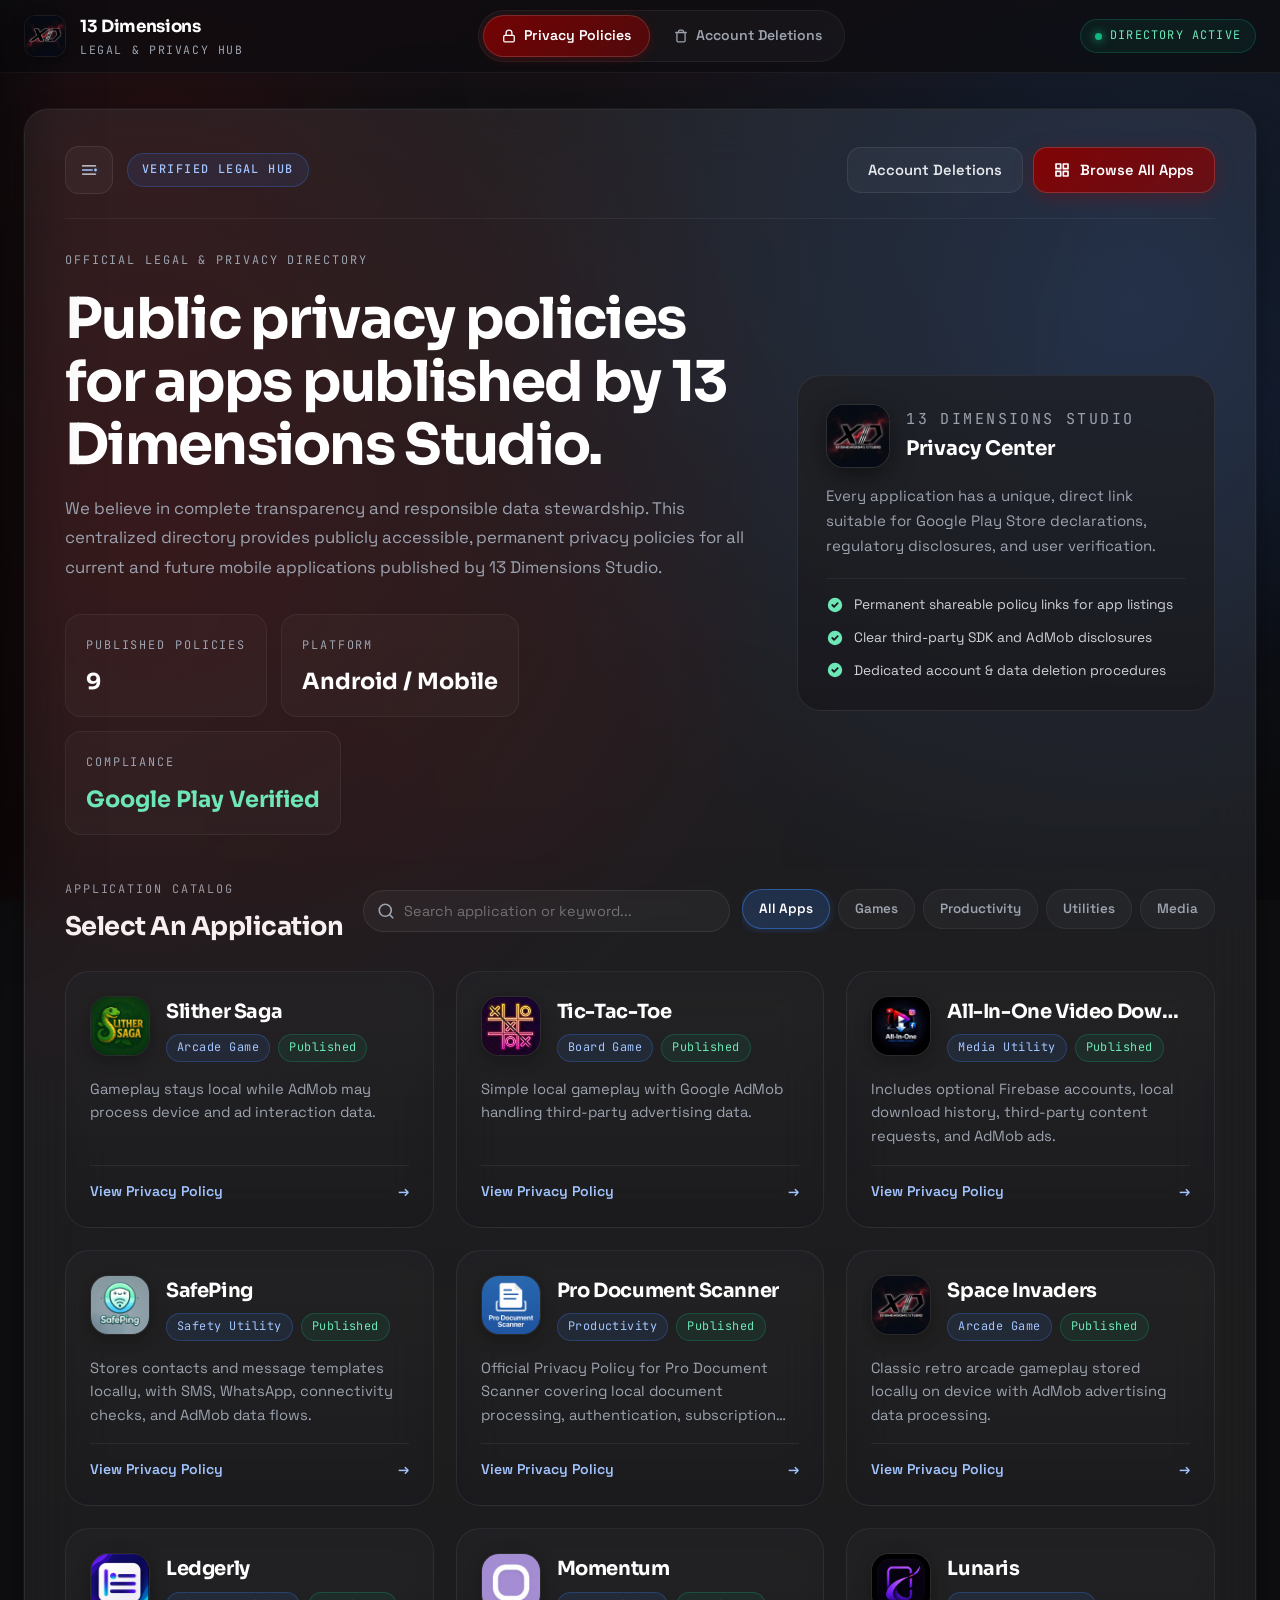
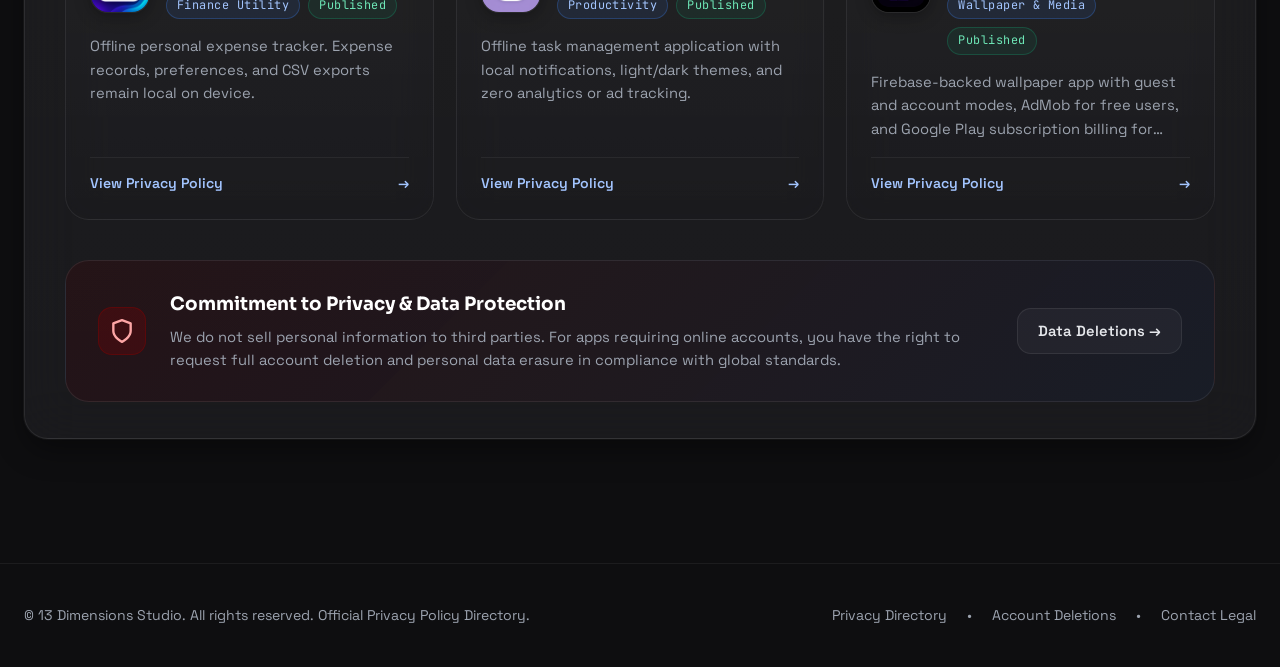
<file: index.html>
<!DOCTYPE html>
<html lang="en">
<head>
    <meta charset="UTF-8">
    <meta name="viewport" content="width=device-width, initial-scale=1.0">
    <meta name="theme-color" content="#0E0E10">
    <title>13 Dimensions Studio Privacy Policies</title>
    <meta
        name="description"
        content="Official privacy policy directory for applications published by 13 Dimensions Studio. Verified legal disclosures and data handling policies."
    >
    <link rel="icon" type="image/jpeg" href="assets/images/logo_header.jpg">
    <link rel="preconnect" href="https://fonts.googleapis.com">
    <link rel="preconnect" href="https://fonts.gstatic.com" crossorigin>
    <link
        href="https://fonts.googleapis.com/css2?family=JetBrains+Mono:wght@400;500;600;700&family=Sora:wght@400;500;600;700;800&family=Space+Grotesk:wght@400;500;600;700&display=swap"
        rel="stylesheet"
    >
    <link rel="stylesheet" href="assets/css/styles.css">
</head>
<body>
    <!-- Atmospheric Background Animation -->
    <div class="page-background" aria-hidden="true">
        <div class="grid-wash"></div>
        <div class="orb orb-one" data-parallax-layer="0.22"></div>
        <div class="orb orb-two" data-parallax-layer="0.12"></div>
        <div class="orb orb-three" data-parallax-layer="0.08"></div>
    </div>

    <!-- Global Sticky Top Navigation -->
    <header class="site-header">
        <div class="site-header-inner">
            <a href="index.html" class="brand-link" aria-label="13 Dimensions Studio Home">
                <div class="brand-avatar">
                    <img src="assets/images/logo_header.jpg" alt="13 Dimensions Studio Logo">
                </div>
                <div class="brand-text">
                    <span class="brand-title">13 Dimensions</span>
                    <span class="brand-subtitle">Legal & Privacy Hub</span>
                </div>
            </a>

            <nav class="header-nav" aria-label="Primary navigation">
                <a href="index.html" class="nav-pill is-active">
                    <svg width="14" height="14" viewBox="0 0 24 24" fill="none" stroke="currentColor" stroke-width="2.2" stroke-linecap="round" stroke-linejoin="round" aria-hidden="true"><rect x="3" y="11" width="18" height="11" rx="2" ry="2"></rect><path d="M7 11V7a5 5 0 0 1 10 0v4"></path></svg>
                    Privacy Policies
                </a>
                <a href="account-deletions/" class="nav-pill">
                    <svg width="14" height="14" viewBox="0 0 24 24" fill="none" stroke="currentColor" stroke-width="2.2" stroke-linecap="round" stroke-linejoin="round" aria-hidden="true"><path d="M3 6h18"></path><path d="M19 6v14c0 1-1 2-2 2H7c-1 0-2-1-2-2V6"></path><path d="M8 6V4c0-1 1-2 2-2h4c1 0 2 1 2 2v2"></path></svg>
                    Account Deletions
                </a>
            </nav>

            <div class="header-actions">
                <div class="live-badge" title="All policy endpoints live and verified">
                    <span class="pulse-dot"></span>
                    Directory Active
                </div>
            </div>
        </div>
    </header>

    <!-- Slide-out Sidebar Drawer -->
    <aside class="sidebar" id="sidebar" aria-hidden="true">
        <div class="sidebar-header">
            <span class="section-badge section-badge-accent">Official Directory</span>
            <h2>Applications</h2>
            <p>Select any application to view its official privacy policy.</p>
        </div>

        <div class="sidebar-search-box">
            <input type="search" class="search-input" id="sidebarSearchInput" placeholder="Quick find app..." aria-label="Search applications in sidebar">
        </div>

        <nav class="sidebar-nav" aria-label="Privacy policy list">
            <div class="sidebar-section-title">Published Applications</div>
            <div class="policy-list" id="policyList"></div>
        </nav>

        <div class="sidebar-footer glass-chip">
            <span class="footer-label">User Rights</span>
            <p style="margin: 6px 0 0; font-size: 0.88rem;">Need to delete app records or account data?</p>
            <p style="margin-top: 8px;">
                <a href="account-deletions/" style="font-weight: 600; display: inline-flex; align-items: center; gap: 6px;">
                    Account Deletion Portal &rarr;
                </a>
            </p>
        </div>
    </aside>

    <button class="sidebar-scrim" id="sidebarScrim" type="button" aria-label="Close sidebar"></button>

    <!-- Main Content Container -->
    <main class="page-shell">
        <!-- Dashboard Home View -->
        <section class="hero glass-panel dashboard-hero" id="dashboardHero">
            <div class="hero-topbar">
                <div class="hero-top-left">
                    <button class="menu-toggle" id="dashboardMenuToggle" type="button" aria-label="Open sidebar directory">
                        <svg class="menu-icon" viewBox="0 0 64 64" aria-hidden="true">
                            <rect class="menu-icon-frame" x="7" y="7" width="50" height="50" rx="18"></rect>
                            <path class="menu-icon-line" d="M16 22H48"></path>
                            <path class="menu-icon-line menu-icon-line-short" d="M16 32H40"></path>
                            <path class="menu-icon-line" d="M16 42H48"></path>
                            <circle class="menu-icon-dot" cx="48" cy="32" r="3.4"></circle>
                        </svg>
                    </button>
                    <span class="section-badge">Verified Legal Hub</span>
                </div>

                <div class="hero-actions">
                    <a class="ghost-button" href="account-deletions/">Account Deletions</a>
                    <button class="primary-button" id="openPoliciesButton" type="button">
                        <svg width="16" height="16" viewBox="0 0 24 24" fill="none" stroke="currentColor" stroke-width="2.5" stroke-linecap="round" stroke-linejoin="round" aria-hidden="true"><rect x="3" y="3" width="7" height="7"></rect><rect x="14" y="3" width="7" height="7"></rect><rect x="14" y="14" width="7" height="7"></rect><rect x="3" y="14" width="7" height="7"></rect></svg>
                        Browse All Apps
                    </button>
                </div>
            </div>

            <!-- Hero Two Column Presentation -->
            <div class="hero-layout">
                <div class="hero-copy">
                    <p class="section-label">Official Legal & Privacy Directory</p>
                    <h1>Public privacy policies for apps published by 13 Dimensions Studio.</h1>
                    <p class="hero-text">
                        We believe in complete transparency and responsible data stewardship. This centralized directory 
                        provides publicly accessible, permanent privacy policies for all current and future 
                        mobile applications published by 13 Dimensions Studio.
                    </p>

                    <div class="hero-metrics">
                        <div class="metric">
                            <span class="metric-label">Published Policies</span>
                            <strong id="metricTotalPolicies">9</strong>
                        </div>
                        <div class="metric">
                            <span class="metric-label">Platform</span>
                            <strong>Android / Mobile</strong>
                        </div>
                        <div class="metric">
                            <span class="metric-label">Compliance</span>
                            <strong style="color: #6EE7B7;">Google Play Verified</strong>
                        </div>
                    </div>
                </div>

                <div class="hero-brand">
                    <div class="brand-card-header">
                        <div class="logo-frame">
                            <img id="dashboardLogo" src="assets/images/logo.jpg" alt="13 Dimensions Studio logo">
                        </div>
                        <div class="brand-card-meta">
                            <p class="spotlight-label">13 Dimensions Studio</p>
                            <h3>Privacy Center</h3>
                        </div>
                    </div>
                    <p>
                        Every application has a unique, direct link suitable for Google Play Store declarations, 
                        regulatory disclosures, and user verification.
                    </p>
                    <div class="brand-trust-list">
                        <div class="trust-item">
                            <svg class="trust-icon" viewBox="0 0 20 20" fill="currentColor" aria-hidden="true"><path fill-rule="evenodd" d="M10 18a8 8 0 100-16 8 8 0 000 16zm3.707-9.293a1 1 0 00-1.414-1.414L9 10.586 7.707 9.293a1 1 0 00-1.414 1.414l2 2a1 1 0 001.414 0l4-4z" clip-rule="evenodd"/></svg>
                            <span>Permanent shareable policy links for app listings</span>
                        </div>
                        <div class="trust-item">
                            <svg class="trust-icon" viewBox="0 0 20 20" fill="currentColor" aria-hidden="true"><path fill-rule="evenodd" d="M10 18a8 8 0 100-16 8 8 0 000 16zm3.707-9.293a1 1 0 00-1.414-1.414L9 10.586 7.707 9.293a1 1 0 00-1.414 1.414l2 2a1 1 0 001.414 0l4-4z" clip-rule="evenodd"/></svg>
                            <span>Clear third-party SDK and AdMob disclosures</span>
                        </div>
                        <div class="trust-item">
                            <svg class="trust-icon" viewBox="0 0 20 20" fill="currentColor" aria-hidden="true"><path fill-rule="evenodd" d="M10 18a8 8 0 100-16 8 8 0 000 16zm3.707-9.293a1 1 0 00-1.414-1.414L9 10.586 7.707 9.293a1 1 0 00-1.414 1.414l2 2a1 1 0 001.414 0l4-4z" clip-rule="evenodd"/></svg>
                            <span>Dedicated account & data deletion procedures</span>
                        </div>
                    </div>
                </div>
            </div>

            <!-- Applications Catalog Grid Section -->
            <div class="catalog-section">
                <div class="catalog-header">
                    <div class="catalog-title-group">
                        <span class="section-label">Application Catalog</span>
                        <h2>Select An Application</h2>
                    </div>

                    <div class="catalog-controls">
                        <div class="search-box">
                            <svg class="search-icon" viewBox="0 0 24 24" fill="none" stroke="currentColor" stroke-width="2.2" stroke-linecap="round" stroke-linejoin="round" aria-hidden="true"><circle cx="11" cy="11" r="8"></circle><line x1="21" y1="21" x2="16.65" y2="16.65"></line></svg>
                            <input type="search" class="search-input" id="policySearchInput" placeholder="Search application or keyword..." aria-label="Search policies">
                        </div>

                        <div class="category-filters" id="categoryFilterContainer" role="tablist">
                            <button class="filter-tab is-active" data-category="all" type="button" role="tab">All Apps</button>
                            <button class="filter-tab" data-category="arcade" type="button" role="tab">Games</button>
                            <button class="filter-tab" data-category="productivity" type="button" role="tab">Productivity</button>
                            <button class="filter-tab" data-category="utility" type="button" role="tab">Utilities</button>
                            <button class="filter-tab" data-category="wallpaper" type="button" role="tab">Media</button>
                        </div>
                    </div>
                </div>

                <!-- The Interactive Policy Cards Grid -->
                <div class="apps-cards-grid" id="policyCardsGrid"></div>
            </div>

            <!-- Compliance Guarantee Banner -->
            <div class="compliance-banner">
                <div class="compliance-badge-icon">
                    <svg width="26" height="26" viewBox="0 0 24 24" fill="none" stroke="currentColor" stroke-width="2.2" stroke-linecap="round" stroke-linejoin="round" aria-hidden="true"><path d="M12 22s8-4 8-10V5l-8-3-8 3v7c0 6 8 10 8 10z"></path></svg>
                </div>
                <div class="compliance-content">
                    <h3>Commitment to Privacy & Data Protection</h3>
                    <p>
                        We do not sell personal information to third parties. For apps requiring online accounts, 
                        you have the right to request full account deletion and personal data erasure in compliance with global standards.
                    </p>
                </div>
                <a class="ghost-button" href="account-deletions/">Data Deletions &rarr;</a>
            </div>
        </section>

        <!-- Dedicated Application Policy View -->
        <section class="policy-view" id="policyView" hidden>
            <section class="policy-hero glass-panel">
                <!-- Breadcrumbs -->
                <div class="policy-breadcrumbs">
                    <a href="javascript:void(0)" id="backHomeBreadcrumb" onclick="document.getElementById('backHomeButton').click();">Directory</a>
                    <span class="breadcrumb-sep">/</span>
                    <span>Policies</span>
                    <span class="breadcrumb-sep">/</span>
                    <span class="breadcrumb-current" id="currentBreadcrumbName">Application</span>
                </div>

                <div class="hero-topbar">
                    <div class="hero-top-left">
                        <button class="menu-toggle" id="policyMenuToggle" type="button" aria-label="Open sidebar directory">
                            <svg class="menu-icon" viewBox="0 0 64 64" aria-hidden="true">
                                <rect class="menu-icon-frame" x="7" y="7" width="50" height="50" rx="18"></rect>
                                <path class="menu-icon-line" d="M16 22H48"></path>
                                <path class="menu-icon-line menu-icon-line-short" d="M16 32H40"></path>
                                <path class="menu-icon-line" d="M16 42H48"></path>
                                <circle class="menu-icon-dot" cx="48" cy="32" r="3.4"></circle>
                            </svg>
                        </button>
                        <span class="section-badge">Verified Policy</span>
                    </div>

                    <div class="policy-top-actions">
                        <button class="ghost-button" id="backHomeButton" type="button">
                            &larr; Back To Directory
                        </button>
                        <a class="ghost-button" href="account-deletions/">Account Deletions</a>
                        <button class="primary-button" id="copyLinkButton" type="button">
                            <svg width="15" height="15" viewBox="0 0 24 24" fill="none" stroke="currentColor" stroke-width="2.3" stroke-linecap="round" stroke-linejoin="round" aria-hidden="true"><rect x="9" y="9" width="13" height="13" rx="2" ry="2"></rect><path d="M5 15H4a2 2 0 0 1-2-2V4a2 2 0 0 1 2-2h9a2 2 0 0 1 2 2v1"></path></svg>
                            Copy Policy Link
                        </button>
                    </div>
                </div>

                <div class="hero-layout">
                    <div class="hero-copy">
                        <p class="section-label">Official Legal Document</p>
                        <h1 id="policyHeading">Select an application</h1>
                        <p class="hero-text" id="policySummary">
                            Select an application from the directory to review its privacy disclosures.
                        </p>

                        <div class="hero-metrics">
                            <div class="metric">
                                <span class="metric-label">Effective Date</span>
                                <strong id="policyDate">No date</strong>
                            </div>
                            <div class="metric">
                                <span class="metric-label">Status</span>
                                <strong id="policyStatus" style="color: #6EE7B7;">Published</strong>
                            </div>
                            <div class="metric">
                                <span class="metric-label">Platform</span>
                                <strong id="policyPlatform">Android</strong>
                            </div>
                        </div>
                    </div>

                    <div class="hero-brand">
                        <div class="brand-card-header">
                            <div class="logo-frame">
                                <img id="policyLogo" src="assets/images/logo.jpg" alt="Selected application logo">
                            </div>
                            <div class="brand-card-meta">
                                <p class="spotlight-label">Active Document</p>
                                <h3 id="policyLogoTitle">Application Name</h3>
                            </div>
                        </div>
                        <p id="policyLinkCaption">
                            This direct link can be submitted to Google Play Console and referenced in store listings.
                        </p>
                    </div>
                </div>

                <!-- Direct Link Bar -->
                <div class="link-preview-box">
                    <div style="display: flex; align-items: center; gap: 8px;">
                        <svg width="16" height="16" viewBox="0 0 24 24" fill="none" stroke="rgb(163, 197, 255)" stroke-width="2.2" stroke-linecap="round" stroke-linejoin="round" aria-hidden="true"><path d="M10 13a5 5 0 0 0 7.54.54l3-3a5 5 0 0 0-7.07-7.07l-1.72 1.71"></path><path d="M14 11a5 5 0 0 0-7.54-.54l-3 3a5 5 0 0 0 7.07 7.07l1.71-1.71"></path></svg>
                        <span class="metric-label" style="color: rgb(163, 197, 255);">Direct URL:</span>
                    </div>
                    <div class="link-preview-text" id="policyLink">Awaiting selection...</div>
                </div>
            </section>

            <!-- Policy Reading Panel -->
            <section class="policy-panel glass-panel">
                <div class="policy-toolbar">
                    <div>
                        <p class="section-label">Legal Disclosure</p>
                        <h2 id="policyTitle">Privacy Policy Details</h2>
                    </div>
                    <div class="live-badge">
                        <span class="pulse-dot"></span>
                        Official Policy Text
                    </div>
                </div>

                <article class="policy-body" id="policyContent">
                    <div class="empty-state">
                        <p class="empty-kicker">No Policy Loaded</p>
                        <h2>Select an application from the directory</h2>
                        <p>The verified privacy disclosures for that application will appear here.</p>
                    </div>
                </article>
            </section>
        </section>
    </main>

    <!-- Site Footer -->
    <footer class="site-footer">
        <div class="footer-inner">
            <div>
                &copy; 13 Dimensions Studio. All rights reserved. Official Privacy Policy Directory.
            </div>
            <div class="footer-links">
                <a href="index.html">Privacy Directory</a>
                <span>&bull;</span>
                <a href="account-deletions/">Account Deletions</a>
                <span>&bull;</span>
                <a href="https://mail.google.com/mail/?view=cm&amp;fs=1&amp;to=13dimensionsgraphics%40gmail.com&amp;su=Legal%20%26%20Privacy%20Inquiry%20-%2013%20Dimensions%20Studio&amp;body=Hi%2013%20Dimensions%20Studio%20Team%2C%0A%0AI%20would%20like%20to%20contact%20your%20legal%20and%20privacy%20team%20regarding%3A%0A%0A%0A%0ARegards%2C%0A" target="_blank" rel="noopener noreferrer">Contact Legal</a>
            </div>
        </div>
    </footer>

    <script src="data/policies.js"></script>
    <script src="assets/js/app.js"></script>
</body>
</html>
</file>
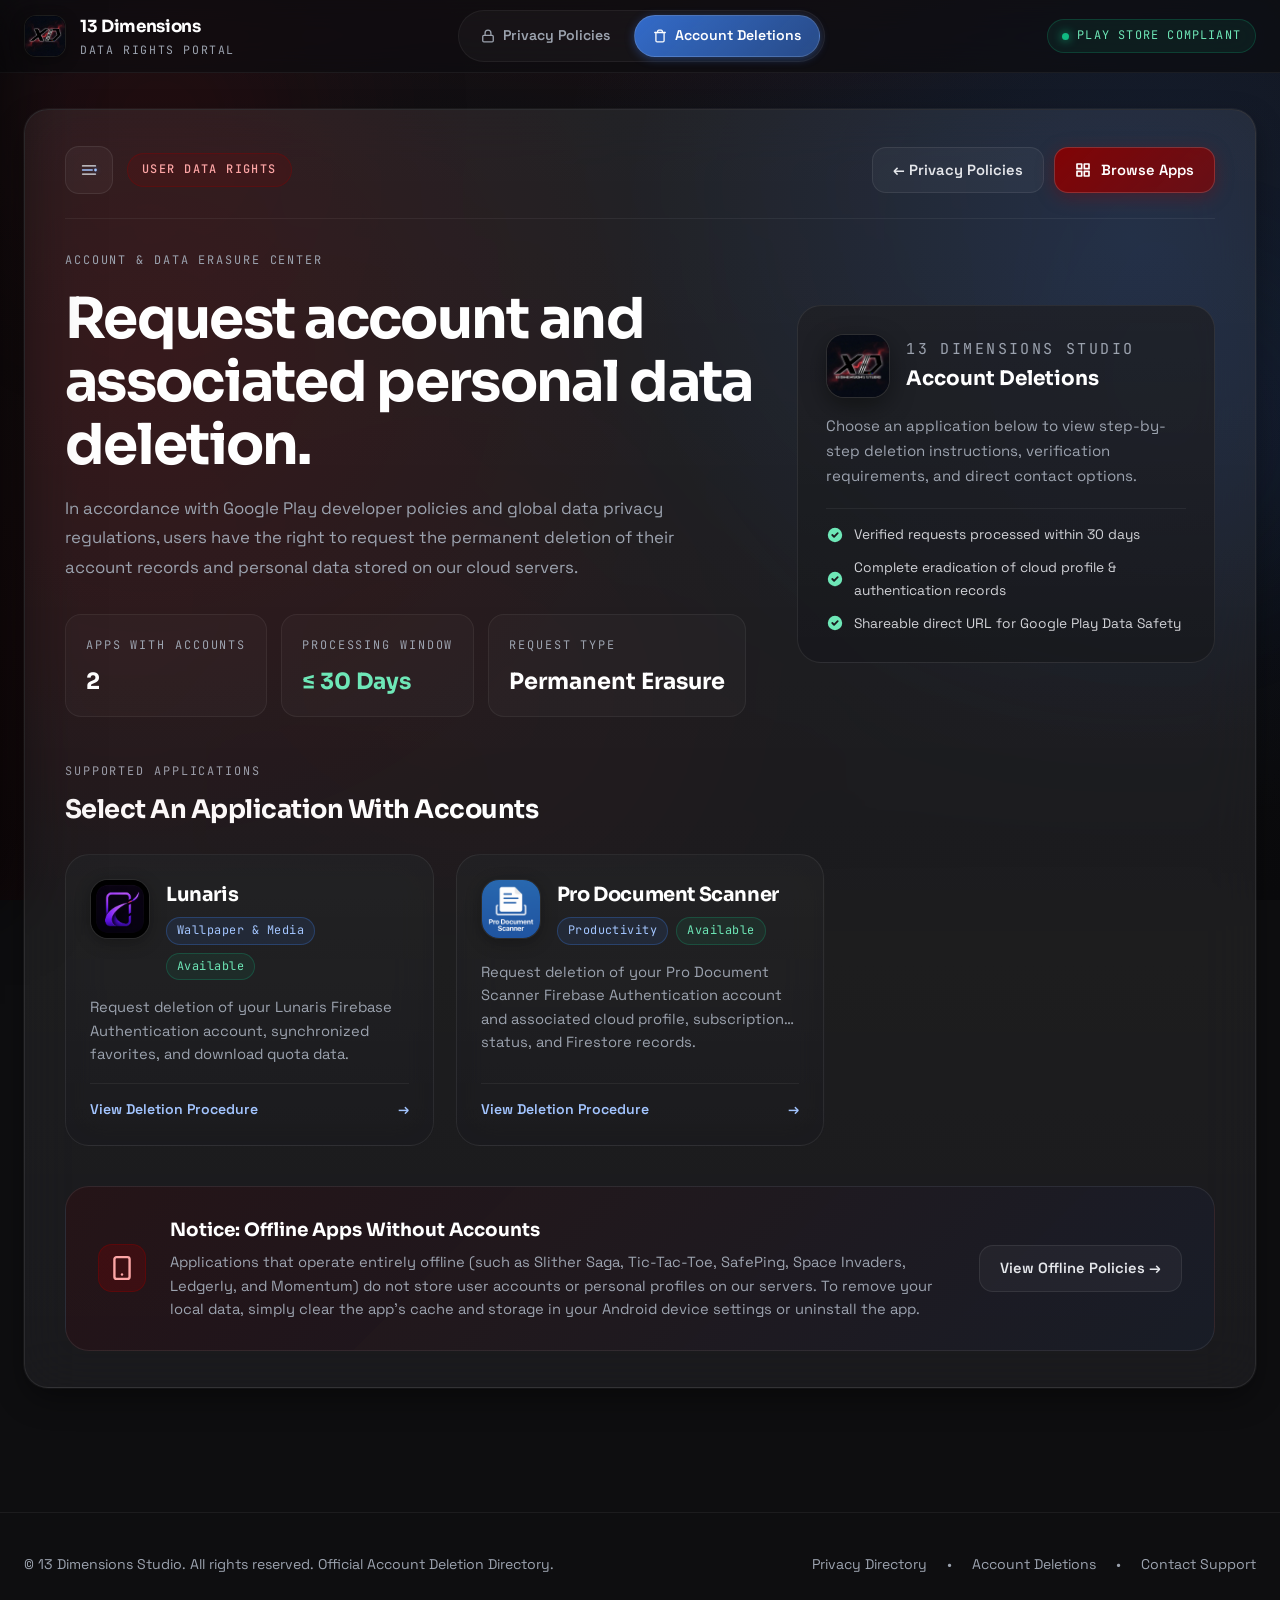
<file: account-deletions/index.html>
<!DOCTYPE html>
<html lang="en">
<head>
    <meta charset="UTF-8">
    <meta name="viewport" content="width=device-width, initial-scale=1.0">
    <meta name="theme-color" content="#0E0E10">
    <title>Account Deletion Directory | 13 Dimensions Studio</title>
    <meta
        name="description"
        content="Official account and data deletion request directory for applications published by 13 Dimensions Studio. Google Play policy compliant deletion procedures."
    >
    <link rel="icon" type="image/jpeg" href="../assets/images/logo_header.jpg">
    <link rel="preconnect" href="https://fonts.googleapis.com">
    <link rel="preconnect" href="https://fonts.gstatic.com" crossorigin>
    <link
        href="https://fonts.googleapis.com/css2?family=JetBrains+Mono:wght@400;500;600;700&family=Sora:wght@400;500;600;700;800&family=Space+Grotesk:wght@400;500;600;700&display=swap"
        rel="stylesheet"
    >
    <link rel="stylesheet" href="../assets/css/styles.css">
</head>
<body>
    <!-- Atmospheric Background Animation -->
    <div class="page-background" aria-hidden="true">
        <div class="grid-wash"></div>
        <div class="orb orb-one" data-parallax-layer="0.22"></div>
        <div class="orb orb-two" data-parallax-layer="0.12"></div>
        <div class="orb orb-three" data-parallax-layer="0.08"></div>
    </div>

    <!-- Global Sticky Top Navigation -->
    <header class="site-header">
        <div class="site-header-inner">
            <a href="../index.html" class="brand-link" aria-label="13 Dimensions Studio Home">
                <div class="brand-avatar">
                    <img src="../assets/images/logo_header.jpg" alt="13 Dimensions Studio Logo">
                </div>
                <div class="brand-text">
                    <span class="brand-title">13 Dimensions</span>
                    <span class="brand-subtitle">Data Rights Portal</span>
                </div>
            </a>

            <nav class="header-nav" aria-label="Primary navigation">
                <a href="../index.html" class="nav-pill">
                    <svg width="14" height="14" viewBox="0 0 24 24" fill="none" stroke="currentColor" stroke-width="2.2" stroke-linecap="round" stroke-linejoin="round" aria-hidden="true"><rect x="3" y="11" width="18" height="11" rx="2" ry="2"></rect><path d="M7 11V7a5 5 0 0 1 10 0v4"></path></svg>
                    Privacy Policies
                </a>
                <a href="index.html" class="nav-pill is-active-tech">
                    <svg width="14" height="14" viewBox="0 0 24 24" fill="none" stroke="currentColor" stroke-width="2.2" stroke-linecap="round" stroke-linejoin="round" aria-hidden="true"><path d="M3 6h18"></path><path d="M19 6v14c0 1-1 2-2 2H7c-1 0-2-1-2-2V6"></path><path d="M8 6V4c0-1 1-2 2-2h4c1 0 2 1 2 2v2"></path></svg>
                    Account Deletions
                </a>
            </nav>

            <div class="header-actions">
                <div class="live-badge" title="Compliant with Google Play Account Deletion Policy">
                    <span class="pulse-dot"></span>
                    Play Store Compliant
                </div>
            </div>
        </div>
    </header>

    <!-- Slide-out Sidebar Drawer -->
    <aside class="sidebar" id="sidebar" aria-hidden="true">
        <div class="sidebar-header">
            <span class="section-badge section-badge-accent">Data Rights</span>
            <h2>Account Deletion</h2>
            <p>Select an app to view its verified account & data deletion procedure.</p>
        </div>

        <nav class="sidebar-nav" aria-label="Account deletion applications">
            <div class="sidebar-section-title">Applications with Accounts</div>
            <div class="policy-list" id="deletionList"></div>
        </nav>

        <div class="sidebar-footer glass-chip">
            <span class="footer-label">Navigation</span>
            <p style="margin: 6px 0 0; font-size: 0.88rem;">Looking for application privacy policies?</p>
            <p style="margin-top: 8px;">
                <a href="../index.html" style="font-weight: 600; display: inline-flex; align-items: center; gap: 6px;">
                    &larr; Privacy Policy Directory
                </a>
            </p>
        </div>
    </aside>

    <button class="sidebar-scrim" id="sidebarScrim" type="button" aria-label="Close sidebar"></button>

    <!-- Main Content Container -->
    <main class="page-shell">
        <!-- Dashboard Home View -->
        <section class="hero glass-panel dashboard-hero" id="dashboardHero">
            <div class="hero-topbar">
                <div class="hero-top-left">
                    <button class="menu-toggle" id="dashboardMenuToggle" type="button" aria-label="Open sidebar menu">
                        <svg class="menu-icon" viewBox="0 0 64 64" aria-hidden="true">
                            <rect class="menu-icon-frame" x="7" y="7" width="50" height="50" rx="18"></rect>
                            <path class="menu-icon-line" d="M16 22H48"></path>
                            <path class="menu-icon-line menu-icon-line-short" d="M16 32H40"></path>
                            <path class="menu-icon-line" d="M16 42H48"></path>
                            <circle class="menu-icon-dot" cx="48" cy="32" r="3.4"></circle>
                        </svg>
                    </button>
                    <span class="section-badge section-badge-accent">User Data Rights</span>
                </div>

                <div class="hero-actions">
                    <a class="ghost-button" href="../index.html">&larr; Privacy Policies</a>
                    <button class="primary-button" id="openDeletionsButton" type="button">
                        <svg width="16" height="16" viewBox="0 0 24 24" fill="none" stroke="currentColor" stroke-width="2.5" stroke-linecap="round" stroke-linejoin="round" aria-hidden="true"><rect x="3" y="3" width="7" height="7"></rect><rect x="14" y="3" width="7" height="7"></rect><rect x="14" y="14" width="7" height="7"></rect><rect x="3" y="14" width="7" height="7"></rect></svg>
                        Browse Apps
                    </button>
                </div>
            </div>

            <!-- Hero Two Column Presentation -->
            <div class="hero-layout">
                <div class="hero-copy">
                    <p class="section-label">Account & Data Erasure Center</p>
                    <h1>Request account and associated personal data deletion.</h1>
                    <p class="hero-text">
                        In accordance with Google Play developer policies and global data privacy regulations, 
                        users have the right to request the permanent deletion of their account records and personal data 
                        stored on our cloud servers.
                    </p>

                    <div class="hero-metrics">
                        <div class="metric">
                            <span class="metric-label">Apps with Accounts</span>
                            <strong id="metricTotalApps">0</strong>
                        </div>
                        <div class="metric">
                            <span class="metric-label">Processing Window</span>
                            <strong style="color: #6EE7B7;">&le; 30 Days</strong>
                        </div>
                        <div class="metric">
                            <span class="metric-label">Request Type</span>
                            <strong>Permanent Erasure</strong>
                        </div>
                    </div>
                </div>

                <div class="hero-brand">
                    <div class="brand-card-header">
                        <div class="logo-frame">
                            <img id="dashboardLogo" src="../assets/images/logo.jpg" alt="13 Dimensions Studio logo">
                        </div>
                        <div class="brand-card-meta">
                            <p class="spotlight-label">13 Dimensions Studio</p>
                            <h3>Account Deletions</h3>
                        </div>
                    </div>
                    <p>
                        Choose an application below to view step-by-step deletion instructions, 
                        verification requirements, and direct contact options.
                    </p>
                    <div class="brand-trust-list">
                        <div class="trust-item">
                            <svg class="trust-icon" viewBox="0 0 20 20" fill="currentColor" aria-hidden="true"><path fill-rule="evenodd" d="M10 18a8 8 0 100-16 8 8 0 000 16zm3.707-9.293a1 1 0 00-1.414-1.414L9 10.586 7.707 9.293a1 1 0 00-1.414 1.414l2 2a1 1 0 001.414 0l4-4z" clip-rule="evenodd"/></svg>
                            <span>Verified requests processed within 30 days</span>
                        </div>
                        <div class="trust-item">
                            <svg class="trust-icon" viewBox="0 0 20 20" fill="currentColor" aria-hidden="true"><path fill-rule="evenodd" d="M10 18a8 8 0 100-16 8 8 0 000 16zm3.707-9.293a1 1 0 00-1.414-1.414L9 10.586 7.707 9.293a1 1 0 00-1.414 1.414l2 2a1 1 0 001.414 0l4-4z" clip-rule="evenodd"/></svg>
                            <span>Complete eradication of cloud profile & authentication records</span>
                        </div>
                        <div class="trust-item">
                            <svg class="trust-icon" viewBox="0 0 20 20" fill="currentColor" aria-hidden="true"><path fill-rule="evenodd" d="M10 18a8 8 0 100-16 8 8 0 000 16zm3.707-9.293a1 1 0 00-1.414-1.414L9 10.586 7.707 9.293a1 1 0 00-1.414 1.414l2 2a1 1 0 001.414 0l4-4z" clip-rule="evenodd"/></svg>
                            <span>Shareable direct URL for Google Play Data Safety</span>
                        </div>
                    </div>
                </div>
            </div>

            <!-- Apps Cards Grid on Dashboard -->
            <div class="catalog-section">
                <div class="catalog-header">
                    <div class="catalog-title-group">
                        <span class="section-label">Supported Applications</span>
                        <h2>Select An Application With Accounts</h2>
                    </div>
                </div>

                <div class="apps-cards-grid" id="appsCardsGrid"></div>
            </div>

            <!-- Apps Without Accounts Information Banner -->
            <div class="compliance-banner" style="margin-top: 40px;">
                <div class="compliance-badge-icon">
                    <svg width="26" height="26" viewBox="0 0 24 24" fill="none" stroke="currentColor" stroke-width="2.2" stroke-linecap="round" stroke-linejoin="round" aria-hidden="true"><rect x="5" y="2" width="14" height="20" rx="2" ry="2"></rect><line x1="12" y1="18" x2="12.01" y2="18"></line></svg>
                </div>
                <div class="compliance-content">
                    <h3>Notice: Offline Apps Without Accounts</h3>
                    <p>
                        Applications that operate entirely offline (such as Slither Saga, Tic-Tac-Toe, SafePing, Space Invaders, Ledgerly, and Momentum) 
                        do not store user accounts or personal profiles on our servers. To remove your local data, simply clear the app's cache and storage in your Android device settings or uninstall the app.
                    </p>
                </div>
                <a class="ghost-button" href="../index.html">View Offline Policies &rarr;</a>
            </div>
        </section>

        <!-- Dedicated Application Deletion View -->
        <section class="policy-view" id="deletionView" hidden>
            <section class="policy-hero glass-panel">
                <!-- Breadcrumbs -->
                <div class="policy-breadcrumbs">
                    <a href="javascript:void(0)" onclick="document.getElementById('backHomeButton').click();">Portal</a>
                    <span class="breadcrumb-sep">/</span>
                    <span>Account Deletions</span>
                    <span class="breadcrumb-sep">/</span>
                    <span class="breadcrumb-current" id="currentDeletionBreadcrumb">Application</span>
                </div>

                <div class="hero-topbar">
                    <div class="hero-top-left">
                        <button class="menu-toggle" id="deletionMenuToggle" type="button" aria-label="Open sidebar menu">
                            <svg class="menu-icon" viewBox="0 0 64 64" aria-hidden="true">
                                <rect class="menu-icon-frame" x="7" y="7" width="50" height="50" rx="18"></rect>
                                <path class="menu-icon-line" d="M16 22H48"></path>
                                <path class="menu-icon-line menu-icon-line-short" d="M16 32H40"></path>
                                <path class="menu-icon-line" d="M16 42H48"></path>
                                <circle class="menu-icon-dot" cx="48" cy="32" r="3.4"></circle>
                            </svg>
                        </button>
                        <span class="section-badge section-badge-accent">Account Deletion</span>
                    </div>

                    <div class="policy-top-actions">
                        <button class="ghost-button" id="backHomeButton" type="button">
                            &larr; All Applications
                        </button>
                        <a class="ghost-button" id="viewPolicyLink" href="../index.html">
                            View Privacy Policy
                        </a>
                        <button class="primary-button" id="copyLinkButton" type="button">
                            <svg width="15" height="15" viewBox="0 0 24 24" fill="none" stroke="currentColor" stroke-width="2.3" stroke-linecap="round" stroke-linejoin="round" aria-hidden="true"><rect x="9" y="9" width="13" height="13" rx="2" ry="2"></rect><path d="M5 15H4a2 2 0 0 1-2-2V4a2 2 0 0 1 2-2h9a2 2 0 0 1 2 2v1"></path></svg>
                            Copy Deletion Link
                        </button>
                    </div>
                </div>

                <div class="hero-layout">
                    <div class="hero-copy">
                        <p class="section-label">Account & Data Erasure</p>
                        <h1 id="deletionHeading">Select an application</h1>
                        <p class="hero-text" id="deletionSummary">
                            Select an application to display its official account deletion instructions.
                        </p>

                        <div class="hero-metrics">
                            <div class="metric">
                                <span class="metric-label">Effective Date</span>
                                <strong id="deletionDate">No date</strong>
                            </div>
                            <div class="metric">
                                <span class="metric-label">Status</span>
                                <strong id="deletionStatus" style="color: #6EE7B7;">Active</strong>
                            </div>
                            <div class="metric">
                                <span class="metric-label">Platform</span>
                                <strong id="deletionPlatform">Android</strong>
                            </div>
                        </div>
                    </div>

                    <div class="hero-brand">
                        <div class="brand-card-header">
                            <div class="logo-frame">
                                <img id="deletionLogo" src="../assets/images/logo.jpg" alt="Selected application logo">
                            </div>
                            <div class="brand-card-meta">
                                <p class="spotlight-label">Target Application</p>
                                <h3 id="deletionLogoTitle">Application Name</h3>
                            </div>
                        </div>
                        <p id="deletionLinkCaption">
                            This direct deletion procedure URL meets Google Play store requirements.
                        </p>
                    </div>
                </div>

                <!-- Direct Link Bar -->
                <div class="link-preview-box">
                    <div style="display: flex; align-items: center; gap: 8px;">
                        <svg width="16" height="16" viewBox="0 0 24 24" fill="none" stroke="rgb(163, 197, 255)" stroke-width="2.2" stroke-linecap="round" stroke-linejoin="round" aria-hidden="true"><path d="M10 13a5 5 0 0 0 7.54.54l3-3a5 5 0 0 0-7.07-7.07l-1.72 1.71"></path><path d="M14 11a5 5 0 0 0-7.54-.54l-3 3a5 5 0 0 0 7.07 7.07l1.71-1.71"></path></svg>
                        <span class="metric-label" style="color: rgb(163, 197, 255);">Direct URL:</span>
                    </div>
                    <div class="link-preview-text" id="deletionLink">Awaiting selection...</div>
                </div>
            </section>

            <!-- Deletion Instructions Panel -->
            <section class="policy-panel glass-panel">
                <div class="policy-toolbar">
                    <div>
                        <p class="section-label">Official Procedure</p>
                        <h2 id="deletionTitle">Instructions & Details</h2>
                    </div>
                    <div class="live-badge">
                        <span class="pulse-dot"></span>
                        Verified Procedure
                    </div>
                </div>

                <article class="policy-body" id="deletionContent">
                    <div class="empty-state">
                        <p class="empty-kicker">Loading</p>
                        <h2>Opening account deletion details</h2>
                        <p>Please wait...</p>
                    </div>
                </article>
            </section>
        </section>
    </main>

    <!-- Site Footer -->
    <footer class="site-footer">
        <div class="footer-inner">
            <div>
                &copy; 13 Dimensions Studio. All rights reserved. Official Account Deletion Directory.
            </div>
            <div class="footer-links">
                <a href="../index.html">Privacy Directory</a>
                <span>&bull;</span>
                <a href="index.html">Account Deletions</a>
                <span>&bull;</span>
                <a href="https://mail.google.com/mail/?view=cm&amp;fs=1&amp;to=13dimensions.studio%40gmail.com&amp;su=Account%20and%20Data%20Deletion%20Support%20-%2013%20Dimensions%20Studio&amp;body=Hi%2013%20Dimensions%20Studio%20Team%2C%0A%0AI%20have%20an%20inquiry%20regarding%20account%20and%20data%20deletion%3A%0A%0A%0A%0ARegards%2C%0A" target="_blank" rel="noopener noreferrer">Contact Support</a>
            </div>
        </div>
    </footer>

    <script src="../data/account-deletions.js"></script>
    <script>
        const DEFAULT_TITLE = "Account Deletion Directory | 13 Dimensions Studio";
        const DEFAULT_LOGO = "../assets/images/logo.jpg";

        const state = {
            apps: [],
            selectedId: null
        };

        const els = {};

        document.addEventListener("DOMContentLoaded", () => {
            cacheElements();
            bindEvents();
            initialize().catch((error) => {
                console.error(error);
                showDeletionView();
                renderErrorState("The account deletion directory could not load its data.");
            });
        });

        async function initialize() {
            const manifest = window.ACCOUNT_DELETION_DATA;
            if (!manifest || !Array.isArray(manifest.accountDeletions)) {
                throw new Error("Bundled account deletion data is missing.");
            }

            state.apps = manifest.accountDeletions
                .slice()
                .sort((first, second) => {
                    const orderDelta = (first.order ?? 9999) - (second.order ?? 9999);
                    if (orderDelta !== 0) return orderDelta;
                    return (first.name || "").localeCompare(second.name || "");
                });

            renderSidebar();
            renderDashboardCards();
            if (els.metricTotalApps) {
                els.metricTotalApps.textContent = String(state.apps.length);
            }
            initializeParallax();

            const requestedId = getRequestedAppId();
            if (state.apps.some((app) => app.id === requestedId)) {
                await selectApp(requestedId, { updateHistory: false });
            } else {
                showDashboard();
            }
        }

        function cacheElements() {
            [
                "sidebar",
                "sidebarScrim",
                "deletionList",
                "dashboardMenuToggle",
                "deletionMenuToggle",
                "openDeletionsButton",
                "backHomeButton",
                "copyLinkButton",
                "viewPolicyLink",
                "dashboardHero",
                "deletionView",
                "metricTotalApps",
                "dashboardLogo",
                "appsCardsGrid",
                "deletionHeading",
                "deletionSummary",
                "deletionDate",
                "deletionStatus",
                "deletionPlatform",
                "deletionLogo",
                "deletionLogoTitle",
                "deletionLinkCaption",
                "deletionLink",
                "deletionTitle",
                "deletionContent",
                "currentDeletionBreadcrumb"
            ].forEach((id) => {
                const el = document.getElementById(id);
                if (el) els[id] = el;
            });
        }

        function bindEvents() {
            [els.dashboardMenuToggle, els.deletionMenuToggle, els.openDeletionsButton].forEach((button) => {
                if (button) button.addEventListener("click", () => setSidebarOpen(true));
            });

            if (els.sidebarScrim) {
                els.sidebarScrim.addEventListener("click", () => setSidebarOpen(false));
            }
            if (els.backHomeButton) {
                els.backHomeButton.addEventListener("click", goHome);
            }
            if (els.copyLinkButton) {
                els.copyLinkButton.addEventListener("click", copySelectedLink);
            }

            // Intercept mailto clicks to open Gmail web composer with pre-filled recipient, subject, and body
            document.addEventListener("click", (event) => {
                const link = event.target.closest("a");
                if (!link) return;
                const href = link.getAttribute("href") || "";
                if (href.startsWith("mailto:")) {
                    event.preventDefault();
                    const mailtoParts = href.replace(/^mailto:/i, "").split("?");
                    const to = decodeURIComponent(mailtoParts[0] || "13dimensions.studio@gmail.com");
                    const searchParams = new URLSearchParams(mailtoParts[1] || "");
                    const currentApp = state.apps.find((a) => a.id === state.selectedId);
                    const appName = currentApp ? currentApp.name : "13 Dimensions Studio";
                    const subject = searchParams.get("subject") || `${appName} - Account and Data Deletion Request`;
                    let body = searchParams.get("body") || "";
                    if (!body) {
                        body = `Hi 13 Dimensions Studio Team,\n\nI am requesting the permanent deletion of my account and all associated personal data for ${appName}.\n\nAccount Details:\n- Registered Email Address: \n- Username / Account ID (if known): \n- Reason for Deletion (Optional): \n\nRegards,\n`;
                    }
                    const gmailUrl = buildGmailComposeUrl({ to, subject, body });
                    window.open(gmailUrl, "_blank", "noopener,noreferrer");
                }
            });

            document.addEventListener("keydown", (event) => {
                if (event.key === "Escape") setSidebarOpen(false);
            });
        }

        function renderSidebar() {
            if (!els.deletionList) return;
            els.deletionList.innerHTML = "";
            state.apps.forEach((app) => {
                const button = document.createElement("button");
                button.type = "button";
                button.className = `policy-item${app.id === state.selectedId ? " is-active" : ""}`;
                const logoSrc = app.logo ? `../${app.logo}` : DEFAULT_LOGO;
                button.innerHTML = `
                    <img src="${escapeHtml(logoSrc)}" alt="${escapeHtml(app.name)} icon" class="policy-item-icon" onerror="this.src='${DEFAULT_LOGO}'">
                    <div class="policy-item-info">
                        <span class="policy-item-name">${escapeHtml(app.name)}</span>
                        <div class="policy-item-meta">
                            <span>${escapeHtml(app.category || "App")}</span>
                            <span>&bull;</span>
                            <span style="color: #6EE7B7;">${escapeHtml(app.status || "Available")}</span>
                        </div>
                    </div>
                `;

                button.addEventListener("click", async () => {
                    await selectApp(app.id, { updateHistory: true });
                    setSidebarOpen(false);
                });

                els.deletionList.appendChild(button);
            });
        }

        function renderDashboardCards() {
            if (!els.appsCardsGrid) return;
            els.appsCardsGrid.innerHTML = "";
            state.apps.forEach((app) => {
                const card = document.createElement("div");
                card.className = "app-card";
                const logoSrc = app.logo ? `../${app.logo}` : DEFAULT_LOGO;
                card.innerHTML = `
                    <div class="app-card-head">
                        <img src="${escapeHtml(logoSrc)}" alt="${escapeHtml(app.name)} icon" class="app-card-icon" onerror="this.src='${DEFAULT_LOGO}'">
                        <div class="app-card-title-group">
                            <h3 class="app-card-title">${escapeHtml(app.name)}</h3>
                            <div class="app-card-tags">
                                <span class="mini-chip mini-chip-tech">${escapeHtml(app.category || "Android App")}</span>
                                <span class="mini-chip mini-chip-status">${escapeHtml(app.status || "Available")}</span>
                            </div>
                        </div>
                    </div>
                    <p class="app-card-excerpt">${escapeHtml(app.excerpt || "View official account and data deletion instructions.")}</p>
                    <div class="app-card-action">
                        <span>View Deletion Procedure</span>
                        <span class="app-card-arrow">&rarr;</span>
                    </div>
                `;

                card.addEventListener("click", () => selectApp(app.id, { updateHistory: true }));
                els.appsCardsGrid.appendChild(card);
            });
        }

        async function selectApp(appId, options = {}) {
            const app = state.apps.find((entry) => entry.id === appId);
            if (!app) return;

            state.selectedId = app.id;
            renderSidebar();
            showDeletionView();
            renderLoadingState();
            updateMeta(app);

            try {
                els.deletionContent.innerHTML = markdownToHtml(app.content || "", app);
                updateMeta(app);
                if (options.updateHistory !== false) {
                    updateAppUrl(app.id);
                }
                document.title = `${app.name} Account Deletion | 13 Dimensions Studio`;
                window.scrollTo({ top: 0, behavior: "smooth" });
            } catch (error) {
                console.error(error);
                renderErrorState("The selected deletion procedure could not be displayed.");
            }
        }

        function goHome() {
            state.selectedId = null;
            renderSidebar();
            showDashboard();
            clearAppUrl();
            window.scrollTo({ top: 0, behavior: "smooth" });
        }

        function showDashboard() {
            if (els.dashboardHero) els.dashboardHero.hidden = false;
            if (els.deletionView) els.deletionView.hidden = true;
            document.title = DEFAULT_TITLE;
        }

        function showDeletionView() {
            if (els.dashboardHero) els.dashboardHero.hidden = true;
            if (els.deletionView) els.deletionView.hidden = false;
        }

        function updateMeta(app) {
            const formattedDate = formatDate(app.effectiveDate);
            const logoSrc = app.logo ? `../${app.logo}` : DEFAULT_LOGO;

            if (els.deletionHeading) els.deletionHeading.textContent = `${app.name} Account Deletion`;
            if (els.deletionSummary) els.deletionSummary.textContent = app.excerpt || "";
            if (els.deletionDate) els.deletionDate.textContent = formattedDate;
            if (els.deletionStatus) els.deletionStatus.textContent = app.status || "Available";
            if (els.deletionPlatform) els.deletionPlatform.textContent = app.platform || "Android";
            if (els.deletionTitle) els.deletionTitle.textContent = `${app.name} Deletion Instructions`;
            if (els.deletionLink) els.deletionLink.textContent = buildSelectedLink(app.id);
            if (els.deletionLogo) {
                els.deletionLogo.src = logoSrc;
                els.deletionLogo.alt = `${app.name} logo`;
                els.deletionLogo.onerror = function() { this.src = DEFAULT_LOGO; };
            }
            if (els.deletionLogoTitle) els.deletionLogoTitle.textContent = app.name;
            if (els.deletionLinkCaption) els.deletionLinkCaption.textContent = `Direct verified deletion link for ${app.name}.`;
            if (els.currentDeletionBreadcrumb) els.currentDeletionBreadcrumb.textContent = app.name;

            if (els.viewPolicyLink) {
                els.viewPolicyLink.href = `../index.html?app=${encodeURIComponent(app.id)}#${encodeURIComponent(app.id)}`;
            }
        }

        function renderLoadingState() {
            if (!els.deletionContent) return;
            els.deletionContent.innerHTML = `
                <div class="empty-state">
                    <p class="empty-kicker">Loading</p>
                    <h2>Opening deletion procedure</h2>
                    <p>Please wait...</p>
                </div>
            `;
        }

        function renderErrorState(message) {
            if (!els.deletionContent) return;
            els.deletionContent.innerHTML = `
                <div class="empty-state">
                    <p class="empty-kicker">Load Error</p>
                    <h2>Something went wrong</h2>
                    <p>${escapeHtml(message)}</p>
                </div>
            `;
        }

        function setSidebarOpen(open) {
            if (els.sidebar) {
                els.sidebar.classList.toggle("is-open", open);
                els.sidebar.setAttribute("aria-hidden", String(!open));
            }
            if (els.sidebarScrim) {
                els.sidebarScrim.classList.toggle("is-visible", open);
            }
        }

        function getRequestedAppId() {
            const params = new URLSearchParams(window.location.search);
            const queryId = params.get("app");
            const hashId = window.location.hash.replace(/^#/, "");
            return slugify(queryId || hashId || "");
        }

        function updateAppUrl(appId) {
            const url = new URL(window.location.href);
            url.searchParams.set("app", appId);
            url.hash = appId;
            history.replaceState({}, "", url);
        }

        function clearAppUrl() {
            const url = new URL(window.location.href);
            url.searchParams.delete("app");
            url.hash = "";
            history.replaceState({}, "", url);
        }

        function buildSelectedLink(appId = state.selectedId) {
            const url = new URL(window.location.href);
            if (!appId) {
                url.searchParams.delete("app");
                url.hash = "";
                return url.toString();
            }
            url.searchParams.set("app", appId);
            url.hash = appId;
            return url.toString();
        }

        async function copySelectedLink() {
            if (!state.selectedId) return;

            try {
                await navigator.clipboard.writeText(buildSelectedLink());
                if (els.copyLinkButton) {
                    const originalText = els.copyLinkButton.innerHTML;
                    els.copyLinkButton.innerHTML = "✓ Link Copied!";
                    setTimeout(() => {
                        els.copyLinkButton.innerHTML = originalText;
                    }, 1800);
                }
            } catch (error) {
                console.error(error);
            }
        }

        function initializeParallax() {
            const layers = Array.from(document.querySelectorAll("[data-parallax-layer]"));
            if (!layers.length) return;

            let rafId = 0;
            let targetX = 0;
            let targetY = 0;

            window.addEventListener("pointermove", (event) => {
                const x = (event.clientX / window.innerWidth) - 0.5;
                const y = (event.clientY / window.innerHeight) - 0.5;
                targetX = x;
                targetY = y;

                if (!rafId) {
                    rafId = window.requestAnimationFrame(() => {
                        layers.forEach((layer) => {
                            const depth = Number(layer.dataset.parallaxLayer || 0);
                            layer.style.transform = `translate3d(${targetX * 60 * depth}px, ${targetY * 60 * depth}px, 0)`;
                        });
                        rafId = 0;
                    });
                }
            }, { passive: true });
        }

        function buildGmailComposeUrl({ to, subject, body }) {
            const params = new URLSearchParams({
                view: "cm",
                fs: "1",
                to: to || "13dimensions.studio@gmail.com",
                su: subject || "Account and Data Deletion Request - 13 Dimensions Studio",
                body: body || "Hi 13 Dimensions Studio Team,\n\n\n\nRegards,\n"
            });
            return `https://mail.google.com/mail/?${params.toString()}`;
        }

        function markdownToHtml(markdown, app) {
            const lines = markdown.replace(/\r/g, "").split("\n");
            const html = [];
            let paragraph = [];
            let unordered = [];
            let ordered = [];
            let blockquote = [];

            const flushParagraph = () => {
                if (!paragraph.length) return;
                html.push(`<p>${parseInline(paragraph.join(" "))}</p>`);
                paragraph = [];
            };

            const flushUnordered = () => {
                if (!unordered.length) return;
                html.push(`<ul>${unordered.map((item) => `<li>${parseInline(item)}</li>`).join("")}</ul>`);
                unordered = [];
            };

            const flushOrdered = () => {
                if (!ordered.length) return;
                html.push(`<ol>${ordered.map((item) => `<li>${parseInline(item)}</li>`).join("")}</ol>`);
                ordered = [];
            };

            const flushBlockquote = () => {
                if (!blockquote.length) return;
                html.push(`<blockquote>${parseInline(blockquote.join(" "))}</blockquote>`);
                blockquote = [];
            };

            lines.forEach((rawLine) => {
                const line = rawLine.trim();

                if (!line) {
                    flushParagraph();
                    flushUnordered();
                    flushOrdered();
                    flushBlockquote();
                    return;
                }

                // Horizontal rule
                if (/^---+$/.test(line) || /^\*\*\*+$/.test(line)) {
                    flushParagraph();
                    flushUnordered();
                    flushOrdered();
                    flushBlockquote();
                    html.push(`<hr style="border: none; border-top: 1px solid rgba(255,255,255,0.08); margin: 32px 0;">`);
                    return;
                }

                // Headings
                const headingMatch = line.match(/^(#{1,6})\s+(.*)$/);
                if (headingMatch) {
                    flushParagraph();
                    flushUnordered();
                    flushOrdered();
                    flushBlockquote();
                    const level = Math.min(headingMatch[1].length, 6);
                    html.push(`<h${level}>${parseInline(headingMatch[2])}</h${level}>`);
                    return;
                }

                // Blockquotes
                const quoteMatch = line.match(/^>\s*(.*)$/);
                if (quoteMatch) {
                    flushParagraph();
                    flushUnordered();
                    flushOrdered();
                    blockquote.push(quoteMatch[1]);
                    return;
                }

                // Unordered list
                const unorderedMatch = line.match(/^-\s+(.*)$/);
                if (unorderedMatch) {
                    flushParagraph();
                    flushOrdered();
                    flushBlockquote();
                    unordered.push(unorderedMatch[1]);
                    return;
                }

                // Ordered list
                const orderedMatch = line.match(/^\d+\.\s+(.*)$/);
                if (orderedMatch) {
                    flushParagraph();
                    flushUnordered();
                    flushBlockquote();
                    ordered.push(orderedMatch[1]);
                    return;
                }

                paragraph.push(line);
            });

            flushParagraph();
            flushUnordered();
            flushOrdered();
            flushBlockquote();

            // Construct predefined Gmail compose link for this deletion procedure
            const appName = (app && app.name) ? app.name : "13 Dimensions Studio";
            const subject = `${appName} - Account and Data Deletion Request`;
            const body = `Hi 13 Dimensions Studio Team,\n\nI am requesting the permanent deletion of my account and all associated personal data for ${appName}.\n\nAccount Details:\n- Registered Email Address: \n- Username / Account ID (if known): \n- Reason for Deletion (Optional): \n\nRegards,\n`;
            const gmailUrl = buildGmailComposeUrl({
                to: "13dimensions.studio@gmail.com",
                subject: subject,
                body: body
            });

            // Append contact support card
            html.push(`
                <div class="policy-footer-contact">
                    <div class="contact-meta">
                        <h4>Need Help With Your Deletion Request?</h4>
                        <p>Submit your verified request directly to our customer data protection officer.</p>
                    </div>
                    <a class="primary-button" href="${escapeHtml(gmailUrl)}" target="_blank" rel="noopener noreferrer">
                        <svg width="16" height="16" viewBox="0 0 24 24" fill="none" stroke="currentColor" stroke-width="2.2" stroke-linecap="round" stroke-linejoin="round" aria-hidden="true"><rect x="2" y="4" width="20" height="16" rx="2"></rect><path d="m22 7-8.97 5.7a1.94 1.94 0 0 1-2.06 0L2 7"></path></svg>
                        Send Deletion Email
                    </a>
                </div>
            `);

            return html.join("");
        }

        function parseInline(text) {
            const storedLinks = [];
            const withPlaceholders = text.replace(
                /\[([^\]]+)\]\((https?:\/\/[^)\s]+|mailto:[^)\s]+|\.\.?\/[^)\s]+|[a-zA-Z0-9_-]+\/[^)\s]+)\)/g,
                (_, label, url) => {
                    const token = `@@LINK${storedLinks.length}@@`;
                    storedLinks.push(`<a href="${escapeHtml(url)}" target="_blank" rel="noreferrer">${escapeHtml(label)}</a>`);
                    return token;
                }
            );

            let output = escapeHtml(withPlaceholders);
            output = output.replace(/`([^`]+)`/g, "<code>$1</code>");
            output = output.replace(/\*\*([^*]+)\*\*/g, "<strong>$1</strong>");
            output = output.replace(/\*([^*]+)\*/g, "<em>$1</em>");
            output = output.replace(/(https?:\/\/[^\s<]+)/g, '<a href="$1" target="_blank" rel="noreferrer">$1</a>');

            storedLinks.forEach((link, index) => {
                output = output.replace(`@@LINK${index}@@`, link);
            });

            return output;
        }

        function formatDate(value) {
            if (!value) return "No date";
            const date = new Date(`${value}T00:00:00`);
            return Number.isNaN(date.getTime())
                ? value
                : date.toLocaleDateString(undefined, {
                    year: "numeric",
                    month: "long",
                    day: "numeric"
                });
        }

        function slugify(value) {
            return String(value || "")
                .toLowerCase()
                .trim()
                .replace(/[^a-z0-9]+/g, "-")
                .replace(/^-+|-+$/g, "");
        }

        function escapeHtml(value) {
            return String(value)
                .replace(/&/g, "&amp;")
                .replace(/</g, "&lt;")
                .replace(/>/g, "&gt;")
                .replace(/"/g, "&quot;")
                .replace(/'/g, "&#39;");
        }
    </script>
</body>
</html>
</file>
<file: assets/css/styles.css>
:root {
    color-scheme: dark;
    --background: #0E0E10;
    --sections: #1A1A1D;
    --accent: #8B0000;
    --tech-highlight: #3B82F6;
    --text: #E5E7EB;
    --secondary-text: #9CA3AF;
    --background-rgb: 14, 14, 16;
    --section-rgb: 26, 26, 29;
    --accent-rgb: 139, 0, 0;
    --tech-rgb: 59, 130, 246;
    --text-rgb: 229, 231, 235;
    
    /* Extended luxury UI tokens */
    --surface-1: rgba(26, 26, 29, 0.7);
    --surface-2: rgba(32, 32, 38, 0.85);
    --surface-card: rgba(22, 22, 26, 0.65);
    --surface-card-hover: rgba(30, 30, 36, 0.85);
    --border-subtle: rgba(255, 255, 255, 0.07);
    --border-highlight: rgba(255, 255, 255, 0.14);
    --border-accent: rgba(var(--accent-rgb), 0.45);
    --border-tech: rgba(var(--tech-rgb), 0.35);

    --radius-xl: 32px;
    --radius-lg: 24px;
    --radius-md: 16px;
    --radius-sm: 10px;
    --radius-full: 9999px;

    --shadow-sm: 0 4px 12px rgba(0, 0, 0, 0.25);
    --shadow-md: 0 12px 32px -4px rgba(0, 0, 0, 0.45), 0 0 0 1px rgba(255, 255, 255, 0.05);
    --shadow-lg: 0 24px 60px -12px rgba(0, 0, 0, 0.6), 0 0 0 1px rgba(255, 255, 255, 0.07);
    --shadow-glow: 0 0 40px -8px rgba(var(--accent-rgb), 0.25), 0 0 30px -4px rgba(var(--tech-rgb), 0.15);
    --shadow-soft: 0 30px 80px rgba(0, 0, 0, 0.35);

    --font-display: "Sora", -apple-system, BlinkMacSystemFont, "Segoe UI", Roboto, sans-serif;
    --font-body: "Space Grotesk", -apple-system, BlinkMacSystemFont, "Segoe UI", Roboto, sans-serif;
    --font-tech: "JetBrains Mono", ui-monospace, SFMono-Regular, Menlo, Monaco, Consolas, monospace;

    --transition-fast: 160ms cubic-bezier(0.16, 1, 0.3, 1);
    --transition-smooth: 260ms cubic-bezier(0.16, 1, 0.3, 1);
}

* {
    box-sizing: border-box;
}

html {
    scroll-behavior: smooth;
    -webkit-text-size-adjust: 100%;
}

body {
    margin: 0;
    min-height: 100vh;
    font-family: var(--font-body);
    font-size: 16px;
    line-height: 1.65;
    color: var(--text);
    background-color: var(--background);
    background-image:
        radial-gradient(ellipse 80% 50% at 50% -20%, rgba(var(--accent-rgb), 0.22), transparent 70%),
        radial-gradient(circle at 90% 25%, rgba(var(--tech-rgb), 0.12), transparent 45%),
        radial-gradient(circle at 10% 70%, rgba(var(--accent-rgb), 0.1), transparent 50%),
        linear-gradient(180deg, #101014 0%, #0E0E10 40%, #0A0A0C 100%);
    background-attachment: fixed;
    overflow-x: hidden;
    -webkit-font-smoothing: antialiased;
    -moz-osx-font-smoothing: grayscale;
}

button {
    font: inherit;
    color: inherit;
}

a {
    color: rgb(163, 197, 255);
    text-decoration: none;
    transition: color var(--transition-fast), opacity var(--transition-fast);
}

a:hover {
    color: #ffffff;
}

[hidden] {
    display: none !important;
}

/* Page Atmospheric Background */
.page-background {
    position: fixed;
    inset: 0;
    overflow: hidden;
    pointer-events: none;
    z-index: 0;
}

.grid-wash {
    position: absolute;
    inset: 0;
    background-image:
        linear-gradient(rgba(255, 255, 255, 0.025) 1px, transparent 1px),
        linear-gradient(90deg, rgba(255, 255, 255, 0.025) 1px, transparent 1px);
    background-size: 64px 64px;
    mask-image: radial-gradient(circle at 50% 30%, rgba(0, 0, 0, 0.85), transparent 80%);
    opacity: 0.35;
}

.orb {
    position: absolute;
    border-radius: var(--radius-full);
    filter: blur(80px);
    opacity: 0.45;
    will-change: transform;
    animation: float-orb 22s ease-in-out infinite alternate;
}

.orb-one {
    top: -120px;
    left: -80px;
    width: 480px;
    height: 480px;
    background: radial-gradient(circle, rgba(var(--accent-rgb), 0.45), transparent 70%);
}

.orb-two {
    top: 25%;
    right: -100px;
    width: 420px;
    height: 420px;
    background: radial-gradient(circle, rgba(var(--tech-rgb), 0.32), transparent 70%);
    animation-delay: -7s;
}

.orb-three {
    bottom: -100px;
    left: 20%;
    width: 540px;
    height: 540px;
    background: radial-gradient(circle, rgba(var(--accent-rgb), 0.25), transparent 75%);
    animation-delay: -14s;
}

@keyframes float-orb {
    0% {
        transform: translate3d(0, 0, 0) scale(1);
    }
    50% {
        transform: translate3d(28px, -24px, 0) scale(1.06);
    }
    100% {
        transform: translate3d(-18px, 16px, 0) scale(0.96);
    }
}

/* Glass Panels & Chips */
.glass-panel {
    background:
        linear-gradient(180deg, rgba(255, 255, 255, 0.05) 0%, rgba(255, 255, 255, 0.015) 100%),
        var(--surface-1);
    border: 1px solid var(--border-subtle);
    backdrop-filter: blur(28px) saturate(170%);
    -webkit-backdrop-filter: blur(28px) saturate(170%);
    border-radius: var(--radius-lg);
    box-shadow: var(--shadow-md);
    position: relative;
}

.glass-chip {
    background:
        linear-gradient(180deg, rgba(255, 255, 255, 0.06), rgba(255, 255, 255, 0.02)),
        rgba(26, 26, 29, 0.65);
    border: 1px solid var(--border-subtle);
    backdrop-filter: blur(16px);
    -webkit-backdrop-filter: blur(16px);
    border-radius: var(--radius-full);
}

/* Top Sticky Site Header */
.site-header {
    position: sticky;
    top: 0;
    z-index: 30;
    width: 100%;
    border-bottom: 1px solid rgba(255, 255, 255, 0.06);
    background: rgba(14, 14, 16, 0.78);
    backdrop-filter: blur(20px) saturate(180%);
    -webkit-backdrop-filter: blur(20px) saturate(180%);
    transition: border-color var(--transition-fast), background-color var(--transition-fast);
}

.site-header-inner {
    width: min(1360px, calc(100% - 48px));
    margin: 0 auto;
    height: 72px;
    display: flex;
    align-items: center;
    justify-content: space-between;
    gap: 20px;
}

.brand-link {
    display: flex;
    align-items: center;
    gap: 14px;
    text-decoration: none;
    color: var(--text);
    group: pointer;
}

.brand-avatar {
    width: 42px;
    height: 42px;
    border-radius: 12px;
    overflow: hidden;
    border: 1px solid rgba(255, 255, 255, 0.12);
    box-shadow: 0 4px 14px rgba(0, 0, 0, 0.35);
    background: #000;
    flex-shrink: 0;
    transition: transform var(--transition-fast), border-color var(--transition-fast);
}

.brand-link:hover .brand-avatar {
    transform: scale(1.04);
    border-color: rgba(var(--tech-rgb), 0.5);
}

.brand-avatar img {
    width: 100%;
    height: 100%;
    object-fit: cover;
    display: block;
}

.brand-text {
    display: flex;
    flex-direction: column;
}

.brand-title {
    font-family: var(--font-display);
    font-size: 1.05rem;
    font-weight: 700;
    letter-spacing: -0.02em;
    color: #ffffff;
    display: flex;
    align-items: center;
    gap: 8px;
}

.brand-subtitle {
    font-family: var(--font-tech);
    font-size: 0.72rem;
    letter-spacing: 0.14em;
    text-transform: uppercase;
    color: var(--secondary-text);
}

.header-nav {
    display: flex;
    align-items: center;
    gap: 6px;
    background: rgba(255, 255, 255, 0.03);
    padding: 4px;
    border-radius: var(--radius-full);
    border: 1px solid rgba(255, 255, 255, 0.05);
}

.nav-pill {
    display: inline-flex;
    align-items: center;
    gap: 8px;
    padding: 8px 18px;
    border-radius: var(--radius-full);
    font-size: 0.88rem;
    font-weight: 600;
    color: var(--secondary-text);
    text-decoration: none;
    transition: color var(--transition-fast), background-color var(--transition-fast), box-shadow var(--transition-fast);
}

.nav-pill:hover {
    color: #ffffff;
    background: rgba(255, 255, 255, 0.06);
}

.nav-pill.is-active {
    color: #ffffff;
    background: linear-gradient(135deg, rgba(var(--accent-rgb), 0.8), rgba(var(--accent-rgb), 0.5));
    border: 1px solid rgba(255, 255, 255, 0.15);
    box-shadow: 0 2px 10px rgba(var(--accent-rgb), 0.35);
}

.nav-pill.is-active-tech {
    color: #ffffff;
    background: linear-gradient(135deg, rgba(var(--tech-rgb), 0.8), rgba(var(--tech-rgb), 0.5));
    border: 1px solid rgba(255, 255, 255, 0.15);
    box-shadow: 0 2px 10px rgba(var(--tech-rgb), 0.35);
}

.header-actions {
    display: flex;
    align-items: center;
    gap: 12px;
}

.live-badge {
    display: inline-flex;
    align-items: center;
    gap: 8px;
    padding: 6px 14px;
    border-radius: var(--radius-full);
    background: rgba(16, 185, 129, 0.08);
    border: 1px solid rgba(16, 185, 129, 0.22);
    color: #6EE7B7;
    font-family: var(--font-tech);
    font-size: 0.74rem;
    letter-spacing: 0.1em;
    text-transform: uppercase;
}

.pulse-dot {
    width: 7px;
    height: 7px;
    border-radius: var(--radius-full);
    background: #10B981;
    box-shadow: 0 0 10px #10B981;
    animation: pulse-glow 2s infinite ease-in-out;
}

@keyframes pulse-glow {
    0%, 100% {
        opacity: 1;
        transform: scale(1);
    }
    50% {
        opacity: 0.4;
        transform: scale(0.85);
    }
}

/* Page Shell */
.page-shell {
    position: relative;
    z-index: 1;
    width: min(1360px, calc(100% - 48px));
    margin: 0 auto;
    padding: 36px 0 64px;
}

/* Typography Hierarchy */
.sidebar-kicker,
.section-label,
.footer-label,
.metric-label,
.empty-kicker,
.spotlight-label {
    margin: 0;
    color: var(--secondary-text);
    font-family: var(--font-tech);
    font-size: 0.74rem;
    letter-spacing: 0.16em;
    text-transform: uppercase;
}

.section-badge {
    display: inline-flex;
    align-items: center;
    gap: 8px;
    padding: 6px 14px;
    border-radius: var(--radius-full);
    background: rgba(var(--tech-rgb), 0.1);
    border: 1px solid rgba(var(--tech-rgb), 0.28);
    color: rgb(163, 197, 255);
    font-family: var(--font-tech);
    font-size: 0.74rem;
    letter-spacing: 0.12em;
    text-transform: uppercase;
    font-weight: 500;
    width: fit-content;
}

.section-badge-accent {
    background: rgba(var(--accent-rgb), 0.15);
    border: 1px solid rgba(var(--accent-rgb), 0.35);
    color: #FCA5A5;
}

.hero-copy h1,
.hero-brand h2,
.policy-toolbar h2,
.empty-state h2 {
    margin: 0;
    font-family: var(--font-display);
    letter-spacing: -0.03em;
    font-weight: 700;
}

/* Dashboard Hero */
.dashboard-hero {
    padding: 36px 40px;
    position: relative;
    overflow: hidden;
    border: 1px solid rgba(255, 255, 255, 0.08);
}

.dashboard-hero::before {
    content: "";
    position: absolute;
    inset: 0;
    background:
        radial-gradient(circle at 10% 20%, rgba(var(--accent-rgb), 0.18), transparent 35%),
        radial-gradient(circle at 90% 10%, rgba(var(--tech-rgb), 0.12), transparent 32%);
    pointer-events: none;
}

.hero-topbar {
    display: flex;
    align-items: center;
    justify-content: space-between;
    gap: 16px;
    flex-wrap: wrap;
    position: relative;
    z-index: 2;
    padding-bottom: 24px;
    border-bottom: 1px solid rgba(255, 255, 255, 0.06);
}

.hero-top-left {
    display: flex;
    align-items: center;
    gap: 14px;
}

.menu-toggle {
    display: inline-flex;
    align-items: center;
    justify-content: center;
    width: 48px;
    height: 48px;
    border-radius: 14px;
    background: rgba(255, 255, 255, 0.04);
    border: 1px solid rgba(255, 255, 255, 0.08);
    color: var(--text);
    cursor: pointer;
    transition: transform var(--transition-fast), background-color var(--transition-fast), border-color var(--transition-fast);
}

.menu-toggle:hover {
    transform: translateY(-2px);
    background: rgba(255, 255, 255, 0.08);
    border-color: rgba(var(--tech-rgb), 0.4);
}

.menu-icon {
    width: 26px;
    height: 26px;
}

.menu-icon-frame {
    fill: none;
    stroke: none;
}

.menu-icon-line {
    fill: none;
    stroke: var(--text);
    stroke-linecap: round;
    stroke-width: 3.2;
}

.menu-icon-line-short {
    stroke: rgb(163, 197, 255);
}

.menu-icon-dot {
    fill: rgb(163, 197, 255);
    filter: drop-shadow(0 0 6px rgba(59, 130, 246, 0.7));
}

.hero-actions {
    display: flex;
    align-items: center;
    gap: 10px;
    flex-wrap: wrap;
}

.ghost-button,
.primary-button {
    display: inline-flex;
    align-items: center;
    justify-content: center;
    gap: 10px;
    min-height: 44px;
    padding: 10px 20px;
    border-radius: 14px;
    font-weight: 600;
    font-size: 0.92rem;
    cursor: pointer;
    transition:
        transform var(--transition-fast),
        background-color var(--transition-fast),
        border-color var(--transition-fast),
        box-shadow var(--transition-fast);
}

.ghost-button {
    background: rgba(255, 255, 255, 0.04);
    color: var(--text);
    border: 1px solid rgba(255, 255, 255, 0.08);
}

.ghost-button:hover,
.ghost-button:focus-visible {
    transform: translateY(-2px);
    background: rgba(255, 255, 255, 0.08);
    border-color: rgba(var(--tech-rgb), 0.4);
    color: #ffffff;
    outline: none;
}

.primary-button {
    background: linear-gradient(135deg, rgba(var(--accent-rgb), 0.9), rgba(var(--accent-rgb), 0.65));
    color: #ffffff;
    border: 1px solid rgba(255, 255, 255, 0.16);
    box-shadow: 0 4px 18px rgba(var(--accent-rgb), 0.35);
}

.primary-button:hover,
.primary-button:focus-visible {
    transform: translateY(-2px);
    background: linear-gradient(135deg, rgba(var(--accent-rgb), 1), rgba(var(--accent-rgb), 0.8));
    box-shadow: 0 6px 24px rgba(var(--accent-rgb), 0.5);
    outline: none;
}

/* Hero 2-column layout */
.hero-layout {
    margin-top: 32px;
    display: grid;
    grid-template-columns: minmax(0, 1.25fr) minmax(320px, 0.75fr);
    gap: 36px;
    align-items: center;
    position: relative;
    z-index: 2;
}

.hero-copy h1 {
    margin-top: 16px;
    font-size: clamp(2.2rem, 4.4vw, 3.6rem);
    line-height: 1.12;
    color: #ffffff;
}

.hero-text {
    margin: 18px 0 0;
    max-width: 680px;
    font-size: 1.05rem;
    line-height: 1.75;
    color: var(--secondary-text);
}

.hero-metrics {
    display: flex;
    align-items: center;
    gap: 14px;
    flex-wrap: wrap;
    margin-top: 32px;
}

.metric {
    min-width: 150px;
    padding: 16px 20px;
    border-radius: var(--radius-md);
    background: rgba(255, 255, 255, 0.025);
    border: 1px solid rgba(255, 255, 255, 0.06);
    transition: transform var(--transition-fast), border-color var(--transition-fast);
}

.metric:hover {
    transform: translateY(-2px);
    border-color: rgba(var(--tech-rgb), 0.3);
}

.metric strong {
    display: block;
    margin-top: 6px;
    font-size: 1.4rem;
    font-family: var(--font-display);
    font-weight: 700;
    color: #ffffff;
}

/* Hero Brand Card */
.hero-brand {
    padding: 28px;
    background:
        linear-gradient(180deg, rgba(255, 255, 255, 0.04) 0%, rgba(255, 255, 255, 0.01) 100%),
        rgba(20, 20, 24, 0.75);
    border: 1px solid rgba(255, 255, 255, 0.08);
    border-radius: var(--radius-lg);
    display: flex;
    flex-direction: column;
    gap: 16px;
}

.brand-card-header {
    display: flex;
    align-items: center;
    gap: 16px;
}

.logo-frame {
    width: 64px;
    height: 64px;
    position: relative;
    overflow: hidden;
    border-radius: 18px;
    border: 1px solid rgba(255, 255, 255, 0.12);
    background: rgba(0, 0, 0, 0.4);
    box-shadow: 0 8px 24px rgba(0, 0, 0, 0.4);
    flex-shrink: 0;
}

.logo-frame img {
    display: block;
    width: 100%;
    height: 100%;
    object-fit: cover;
}

.brand-card-meta {
    display: flex;
    flex-direction: column;
}

.brand-card-meta h3 {
    margin: 0;
    font-family: var(--font-display);
    font-size: 1.25rem;
    color: #ffffff;
}

.hero-brand p {
    margin: 0;
    color: var(--secondary-text);
    font-size: 0.94rem;
    line-height: 1.65;
}

.brand-trust-list {
    display: flex;
    flex-direction: column;
    gap: 10px;
    margin-top: 4px;
    padding-top: 14px;
    border-top: 1px solid rgba(255, 255, 255, 0.06);
}

.trust-item {
    display: flex;
    align-items: center;
    gap: 10px;
    font-size: 0.86rem;
    color: rgba(var(--text-rgb), 0.9);
}

.trust-icon {
    width: 18px;
    height: 18px;
    color: #6EE7B7;
    flex-shrink: 0;
}

/* Catalog Filter & Search Section */
.catalog-section {
    margin-top: 40px;
}

.catalog-header {
    display: flex;
    align-items: center;
    justify-content: space-between;
    gap: 20px;
    flex-wrap: wrap;
    margin-bottom: 24px;
}

.catalog-title-group h2 {
    margin: 4px 0 0;
    font-family: var(--font-display);
    font-size: 1.6rem;
    color: #ffffff;
    letter-spacing: -0.02em;
}

.catalog-controls {
    display: flex;
    align-items: center;
    gap: 12px;
    flex-wrap: wrap;
    flex: 1;
    justify-content: flex-end;
}

.search-box {
    position: relative;
    min-width: 260px;
    max-width: 380px;
    flex: 1;
}

.search-icon {
    position: absolute;
    left: 14px;
    top: 50%;
    transform: translateY(-50%);
    width: 18px;
    height: 18px;
    color: var(--secondary-text);
    pointer-events: none;
}

.search-input {
    width: 100%;
    height: 42px;
    padding: 8px 14px 8px 40px;
    background: rgba(255, 255, 255, 0.035);
    border: 1px solid rgba(255, 255, 255, 0.08);
    border-radius: var(--radius-full);
    color: var(--text);
    font-family: var(--font-body);
    font-size: 0.9rem;
    transition: border-color var(--transition-fast), background-color var(--transition-fast), box-shadow var(--transition-fast);
}

.search-input:focus {
    outline: none;
    border-color: rgba(var(--tech-rgb), 0.5);
    background: rgba(255, 255, 255, 0.06);
    box-shadow: 0 0 0 3px rgba(var(--tech-rgb), 0.15);
}

.search-input::placeholder {
    color: rgba(255, 255, 255, 0.35);
}

.category-filters {
    display: flex;
    align-items: center;
    gap: 8px;
    overflow-x: auto;
    padding-bottom: 4px;
}

.filter-tab {
    padding: 8px 16px;
    border-radius: var(--radius-full);
    background: rgba(255, 255, 255, 0.03);
    border: 1px solid rgba(255, 255, 255, 0.06);
    color: var(--secondary-text);
    font-size: 0.84rem;
    font-weight: 600;
    cursor: pointer;
    white-space: nowrap;
    transition: all var(--transition-fast);
}

.filter-tab:hover {
    color: #ffffff;
    background: rgba(255, 255, 255, 0.07);
}

.filter-tab.is-active {
    color: #ffffff;
    background: rgba(var(--tech-rgb), 0.2);
    border-color: rgba(var(--tech-rgb), 0.5);
    box-shadow: 0 2px 10px rgba(var(--tech-rgb), 0.2);
}

/* App Directory Grid */
.apps-cards-grid {
    display: grid;
    grid-template-columns: repeat(auto-fill, minmax(360px, 1fr));
    gap: 22px;
}

.app-card {
    background:
        linear-gradient(180deg, rgba(255, 255, 255, 0.04) 0%, rgba(255, 255, 255, 0.01) 100%),
        var(--surface-card);
    border: 1px solid var(--border-subtle);
    border-radius: var(--radius-lg);
    padding: 24px;
    display: flex;
    flex-direction: column;
    gap: 16px;
    cursor: pointer;
    position: relative;
    overflow: hidden;
    backdrop-filter: blur(20px);
    -webkit-backdrop-filter: blur(20px);
    transition:
        transform var(--transition-smooth),
        border-color var(--transition-smooth),
        box-shadow var(--transition-smooth),
        background-color var(--transition-smooth);
}

.app-card::before {
    content: "";
    position: absolute;
    inset: 0;
    background: radial-gradient(circle at top right, rgba(var(--accent-rgb), 0.12), transparent 50%);
    opacity: 0;
    transition: opacity var(--transition-smooth);
    pointer-events: none;
}

.app-card:hover {
    transform: translateY(-4px);
    border-color: rgba(var(--tech-rgb), 0.45);
    background-color: var(--surface-card-hover);
    box-shadow: 0 16px 40px -8px rgba(0, 0, 0, 0.5), 0 0 24px rgba(var(--tech-rgb), 0.12);
}

.app-card:hover::before {
    opacity: 1;
}

.app-card-head {
    display: flex;
    align-items: flex-start;
    gap: 16px;
}

.app-card-icon {
    width: 60px;
    height: 60px;
    border-radius: 18px;
    object-fit: cover;
    border: 1px solid rgba(255, 255, 255, 0.1);
    background: rgba(0, 0, 0, 0.4);
    box-shadow: 0 4px 16px rgba(0, 0, 0, 0.3);
    flex-shrink: 0;
    transition: transform var(--transition-fast);
}

.app-card:hover .app-card-icon {
    transform: scale(1.05);
}

.app-card-title-group {
    flex: 1;
    min-width: 0;
}

.app-card-title {
    margin: 0 0 6px;
    font-family: var(--font-display);
    font-size: 1.22rem;
    font-weight: 700;
    color: #ffffff;
    letter-spacing: -0.02em;
    white-space: nowrap;
    overflow: hidden;
    text-overflow: ellipsis;
}

.app-card-tags {
    display: flex;
    align-items: center;
    gap: 8px;
    flex-wrap: wrap;
}

.mini-chip {
    display: inline-flex;
    align-items: center;
    gap: 5px;
    min-height: 24px;
    padding: 3px 10px;
    border-radius: var(--radius-full);
    border: 1px solid rgba(255, 255, 255, 0.08);
    background: rgba(255, 255, 255, 0.035);
    color: rgba(var(--text-rgb), 0.85);
    font-family: var(--font-tech);
    font-size: 0.74rem;
    letter-spacing: 0.04em;
}

.mini-chip-status {
    border-color: rgba(16, 185, 129, 0.25);
    background: rgba(16, 185, 129, 0.08);
    color: #6EE7B7;
}

.mini-chip-tech {
    border-color: rgba(var(--tech-rgb), 0.28);
    background: rgba(var(--tech-rgb), 0.1);
    color: rgb(163, 197, 255);
}

.app-card-excerpt {
    margin: 0;
    color: var(--secondary-text);
    font-size: 0.92rem;
    line-height: 1.6;
    display: -webkit-box;
    -webkit-line-clamp: 3;
    -webkit-box-orient: vertical;
    overflow: hidden;
    flex-grow: 1;
}

.app-card-action {
    display: flex;
    align-items: center;
    justify-content: space-between;
    padding-top: 14px;
    border-top: 1px solid rgba(255, 255, 255, 0.06);
    color: rgb(163, 197, 255);
    font-size: 0.88rem;
    font-weight: 600;
    transition: color var(--transition-fast);
}

.app-card:hover .app-card-action {
    color: #ffffff;
}

.app-card-arrow {
    transition: transform var(--transition-fast);
}

.app-card:hover .app-card-arrow {
    transform: translateX(4px);
}

/* Compliance Notice Banner on Homepage */
.compliance-banner {
    margin-top: 40px;
    padding: 28px 32px;
    border-radius: var(--radius-lg);
    background:
        linear-gradient(135deg, rgba(var(--accent-rgb), 0.12), rgba(var(--tech-rgb), 0.06)),
        rgba(22, 22, 26, 0.7);
    border: 1px solid rgba(255, 255, 255, 0.08);
    display: grid;
    grid-template-columns: auto 1fr auto;
    gap: 24px;
    align-items: center;
}

.compliance-badge-icon {
    width: 48px;
    height: 48px;
    border-radius: 14px;
    background: rgba(var(--accent-rgb), 0.25);
    border: 1px solid rgba(var(--accent-rgb), 0.4);
    display: flex;
    align-items: center;
    justify-content: center;
    color: #FCA5A5;
}

.compliance-content h3 {
    margin: 0 0 6px;
    font-family: var(--font-display);
    font-size: 1.15rem;
    color: #ffffff;
}

.compliance-content p {
    margin: 0;
    color: var(--secondary-text);
    font-size: 0.92rem;
    line-height: 1.6;
}

/* Policy Detail View */
.policy-view {
    display: flex;
    flex-direction: column;
    gap: 24px;
}

/* Policy Hero / Header */
.policy-hero {
    padding: 32px 36px;
    position: relative;
    overflow: hidden;
}

.policy-breadcrumbs {
    display: flex;
    align-items: center;
    gap: 10px;
    font-family: var(--font-tech);
    font-size: 0.8rem;
    color: var(--secondary-text);
    margin-bottom: 20px;
}

.breadcrumb-sep {
    color: rgba(255, 255, 255, 0.2);
}

.breadcrumb-current {
    color: #ffffff;
    font-weight: 600;
}

.policy-top-actions {
    display: flex;
    align-items: center;
    gap: 10px;
    flex-wrap: wrap;
}

.link-preview-box {
    margin-top: 24px;
    padding: 14px 18px;
    border-radius: var(--radius-md);
    background: rgba(0, 0, 0, 0.35);
    border: 1px solid rgba(var(--tech-rgb), 0.25);
    display: flex;
    align-items: center;
    justify-content: space-between;
    gap: 16px;
    flex-wrap: wrap;
}

.link-preview-text {
    font-family: var(--font-tech);
    font-size: 0.84rem;
    color: rgb(163, 197, 255);
    word-break: break-all;
    flex: 1;
}

/* Policy Document Reader Panel */
.policy-panel {
    padding: 36px 44px;
}

.policy-toolbar {
    display: flex;
    justify-content: space-between;
    gap: 20px;
    align-items: center;
    padding-bottom: 22px;
    border-bottom: 1px solid rgba(255, 255, 255, 0.08);
}

.policy-toolbar h2 {
    font-size: 1.5rem;
    color: #ffffff;
}

.policy-body {
    min-height: 480px;
    padding-top: 28px;
    max-width: 960px;
    margin: 0 auto;
}

.policy-body h1 {
    margin: 0 0 20px;
    font-family: var(--font-display);
    font-size: clamp(2rem, 3.6vw, 2.8rem);
    letter-spacing: -0.03em;
    line-height: 1.15;
    color: #ffffff;
}

.policy-body h2 {
    margin: 44px 0 16px;
    padding-top: 24px;
    font-family: var(--font-display);
    font-size: 1.35rem;
    color: #ffffff;
    border-top: 1px solid rgba(255, 255, 255, 0.08);
    display: flex;
    align-items: center;
    gap: 10px;
}

.policy-body h3 {
    margin: 28px 0 12px;
    font-family: var(--font-display);
    font-size: 1.12rem;
    color: rgba(var(--text-rgb), 0.96);
}

.policy-body p,
.policy-body li {
    color: rgba(var(--text-rgb), 0.88);
    line-height: 1.85;
    font-size: 1.02rem;
}

.policy-body ul,
.policy-body ol {
    padding-left: 24px;
    margin: 16px 0;
}

.policy-body li {
    margin-bottom: 8px;
}

.policy-body blockquote {
    margin: 20px 0;
    padding: 16px 22px;
    background: rgba(var(--tech-rgb), 0.08);
    border-left: 4px solid var(--tech-highlight);
    border-radius: 0 var(--radius-md) var(--radius-md) 0;
    color: rgba(var(--text-rgb), 0.95);
    font-style: italic;
}

.policy-body code {
    padding: 0.2rem 0.5rem;
    border-radius: 6px;
    background: rgba(var(--tech-rgb), 0.12);
    border: 1px solid rgba(var(--tech-rgb), 0.2);
    color: rgb(163, 197, 255);
    font-family: var(--font-tech);
    font-size: 0.88em;
}

.policy-body strong {
    color: #ffffff;
    font-weight: 600;
}

.policy-footer-contact {
    margin-top: 48px;
    padding: 28px;
    border-radius: var(--radius-lg);
    background: rgba(255, 255, 255, 0.025);
    border: 1px solid rgba(255, 255, 255, 0.07);
    display: flex;
    align-items: center;
    justify-content: space-between;
    gap: 20px;
    flex-wrap: wrap;
}

.contact-meta h4 {
    margin: 0 0 4px;
    font-family: var(--font-display);
    font-size: 1.15rem;
    color: #ffffff;
}

.contact-meta p {
    margin: 0;
    color: var(--secondary-text);
    font-size: 0.92rem;
}

/* Empty State / Loading State */
.empty-state {
    display: flex;
    flex-direction: column;
    align-items: center;
    justify-content: center;
    min-height: 440px;
    text-align: center;
    border: 1px dashed rgba(255, 255, 255, 0.12);
    border-radius: var(--radius-lg);
    background: rgba(255, 255, 255, 0.02);
    padding: 40px 24px;
}

.empty-state h2 {
    margin-top: 10px;
    font-size: 1.5rem;
    color: #ffffff;
}

.empty-state p {
    max-width: 480px;
    margin: 10px auto 0;
    color: var(--secondary-text);
}

/* Sidebar Drawer */
.sidebar {
    position: fixed;
    inset: 0 auto 0 0;
    width: min(380px, calc(100vw - 32px));
    padding: 28px 24px;
    background:
        linear-gradient(180deg, rgba(22, 22, 26, 0.98), rgba(12, 12, 14, 0.98)),
        var(--background);
    border-right: 1px solid rgba(255, 255, 255, 0.09);
    box-shadow: 24px 0 70px rgba(0, 0, 0, 0.7);
    z-index: 50;
    transform: translateX(-105%);
    transition: transform var(--transition-smooth);
    display: flex;
    flex-direction: column;
    gap: 20px;
    backdrop-filter: blur(28px);
    -webkit-backdrop-filter: blur(28px);
}

.sidebar.is-open {
    transform: translateX(0);
}

.sidebar-scrim {
    position: fixed;
    inset: 0;
    background: rgba(0, 0, 0, 0.65);
    backdrop-filter: blur(4px);
    -webkit-backdrop-filter: blur(4px);
    border: 0;
    opacity: 0;
    pointer-events: none;
    transition: opacity var(--transition-smooth);
    z-index: 45;
}

.sidebar-scrim.is-visible {
    opacity: 1;
    pointer-events: auto;
}

.sidebar-header {
    display: flex;
    flex-direction: column;
    gap: 6px;
    padding-bottom: 18px;
    border-bottom: 1px solid rgba(255, 255, 255, 0.06);
}

.sidebar-header h2 {
    margin: 0;
    font-family: var(--font-display);
    font-size: 1.4rem;
    color: #ffffff;
}

.sidebar-header p {
    margin: 0;
    color: var(--secondary-text);
    font-size: 0.88rem;
    line-height: 1.5;
}

.sidebar-search-box {
    margin: 4px 0;
}

.sidebar-nav {
    display: flex;
    flex-direction: column;
    gap: 12px;
    min-height: 0;
    flex: 1;
}

.sidebar-section-title {
    color: rgba(var(--text-rgb), 0.75);
    font-size: 0.82rem;
    font-family: var(--font-tech);
    letter-spacing: 0.12em;
    text-transform: uppercase;
}

.policy-list {
    display: flex;
    flex-direction: column;
    gap: 8px;
    overflow-y: auto;
    padding-right: 6px;
    flex: 1;
}

.policy-item {
    width: 100%;
    padding: 12px 14px;
    text-align: left;
    color: var(--text);
    background: rgba(255, 255, 255, 0.02);
    border: 1px solid rgba(255, 255, 255, 0.06);
    border-radius: var(--radius-md);
    cursor: pointer;
    display: flex;
    align-items: center;
    gap: 14px;
    transition:
        transform var(--transition-fast),
        border-color var(--transition-fast),
        background-color var(--transition-fast),
        box-shadow var(--transition-fast);
}

.policy-item-icon {
    width: 38px;
    height: 38px;
    border-radius: 10px;
    object-fit: cover;
    border: 1px solid rgba(255, 255, 255, 0.1);
    background: rgba(0, 0, 0, 0.35);
    flex-shrink: 0;
}

.policy-item-info {
    flex: 1;
    min-width: 0;
}

.policy-item-name {
    display: block;
    font-size: 0.94rem;
    font-weight: 600;
    color: #ffffff;
    white-space: nowrap;
    overflow: hidden;
    text-overflow: ellipsis;
}

.policy-item-meta {
    font-size: 0.78rem;
    color: var(--secondary-text);
    display: flex;
    align-items: center;
    gap: 6px;
    margin-top: 2px;
}

.policy-item:hover,
.policy-item:focus-visible {
    transform: translateX(4px);
    border-color: rgba(var(--tech-rgb), 0.4);
    background: rgba(255, 255, 255, 0.05);
    box-shadow: 0 4px 16px rgba(0, 0, 0, 0.25);
    outline: none;
}

.policy-item.is-active {
    border-color: rgba(var(--accent-rgb), 0.65);
    background: linear-gradient(135deg, rgba(var(--accent-rgb), 0.25), rgba(var(--tech-rgb), 0.12));
    box-shadow: 0 4px 18px rgba(var(--accent-rgb), 0.2);
}

.sidebar-footer {
    padding: 18px 20px;
    margin-top: auto;
    border-radius: var(--radius-md);
}

/* Site Footer */
.site-footer {
    margin-top: 60px;
    border-top: 1px solid rgba(255, 255, 255, 0.06);
    padding: 40px 0;
    color: var(--secondary-text);
    font-size: 0.88rem;
}

.footer-inner {
    width: min(1360px, calc(100% - 48px));
    margin: 0 auto;
    display: flex;
    justify-content: space-between;
    align-items: center;
    gap: 20px;
    flex-wrap: wrap;
}

.footer-links {
    display: flex;
    align-items: center;
    gap: 20px;
}

.footer-links a {
    color: var(--secondary-text);
    font-size: 0.88rem;
}

.footer-links a:hover {
    color: #ffffff;
}

/* Custom Scrollbars */
::-webkit-scrollbar {
    width: 8px;
    height: 8px;
}

::-webkit-scrollbar-thumb {
    background: rgba(255, 255, 255, 0.12);
    border-radius: var(--radius-full);
}

::-webkit-scrollbar-thumb:hover {
    background: rgba(255, 255, 255, 0.2);
}

::-webkit-scrollbar-track {
    background: transparent;
}

/* Media Queries */
@media (max-width: 1120px) {
    .hero-layout {
        grid-template-columns: 1fr;
    }
    
    .compliance-banner {
        grid-template-columns: 1fr;
    }
}

@media (max-width: 768px) {
    .site-header-inner {
        height: auto;
        padding: 12px 0;
        flex-wrap: wrap;
    }

    .header-nav {
        order: 3;
        width: 100%;
        justify-content: center;
        margin-top: 4px;
    }

    .page-shell {
        width: min(100%, calc(100% - 24px));
        padding-top: 20px;
    }

    .dashboard-hero,
    .policy-hero,
    .policy-panel {
        padding: 24px 20px;
    }

    .hero-copy h1 {
        font-size: clamp(1.9rem, 7vw, 2.6rem);
    }

    .hero-topbar {
        flex-direction: column;
        align-items: stretch;
    }

    .catalog-controls {
        width: 100%;
        flex-direction: column;
        align-items: stretch;
    }

    .search-box {
        max-width: 100%;
    }

    .apps-cards-grid {
        grid-template-columns: 1fr;
    }

    .policy-toolbar {
        flex-direction: column;
        align-items: flex-start;
    }

    .footer-inner {
        flex-direction: column;
        align-items: center;
        text-align: center;
    }
}

@media (max-width: 480px) {
    .metric {
        width: 100%;
    }

    .ghost-button,
    .primary-button,
    .policy-top-actions button {
        width: 100%;
    }
}
</file>
